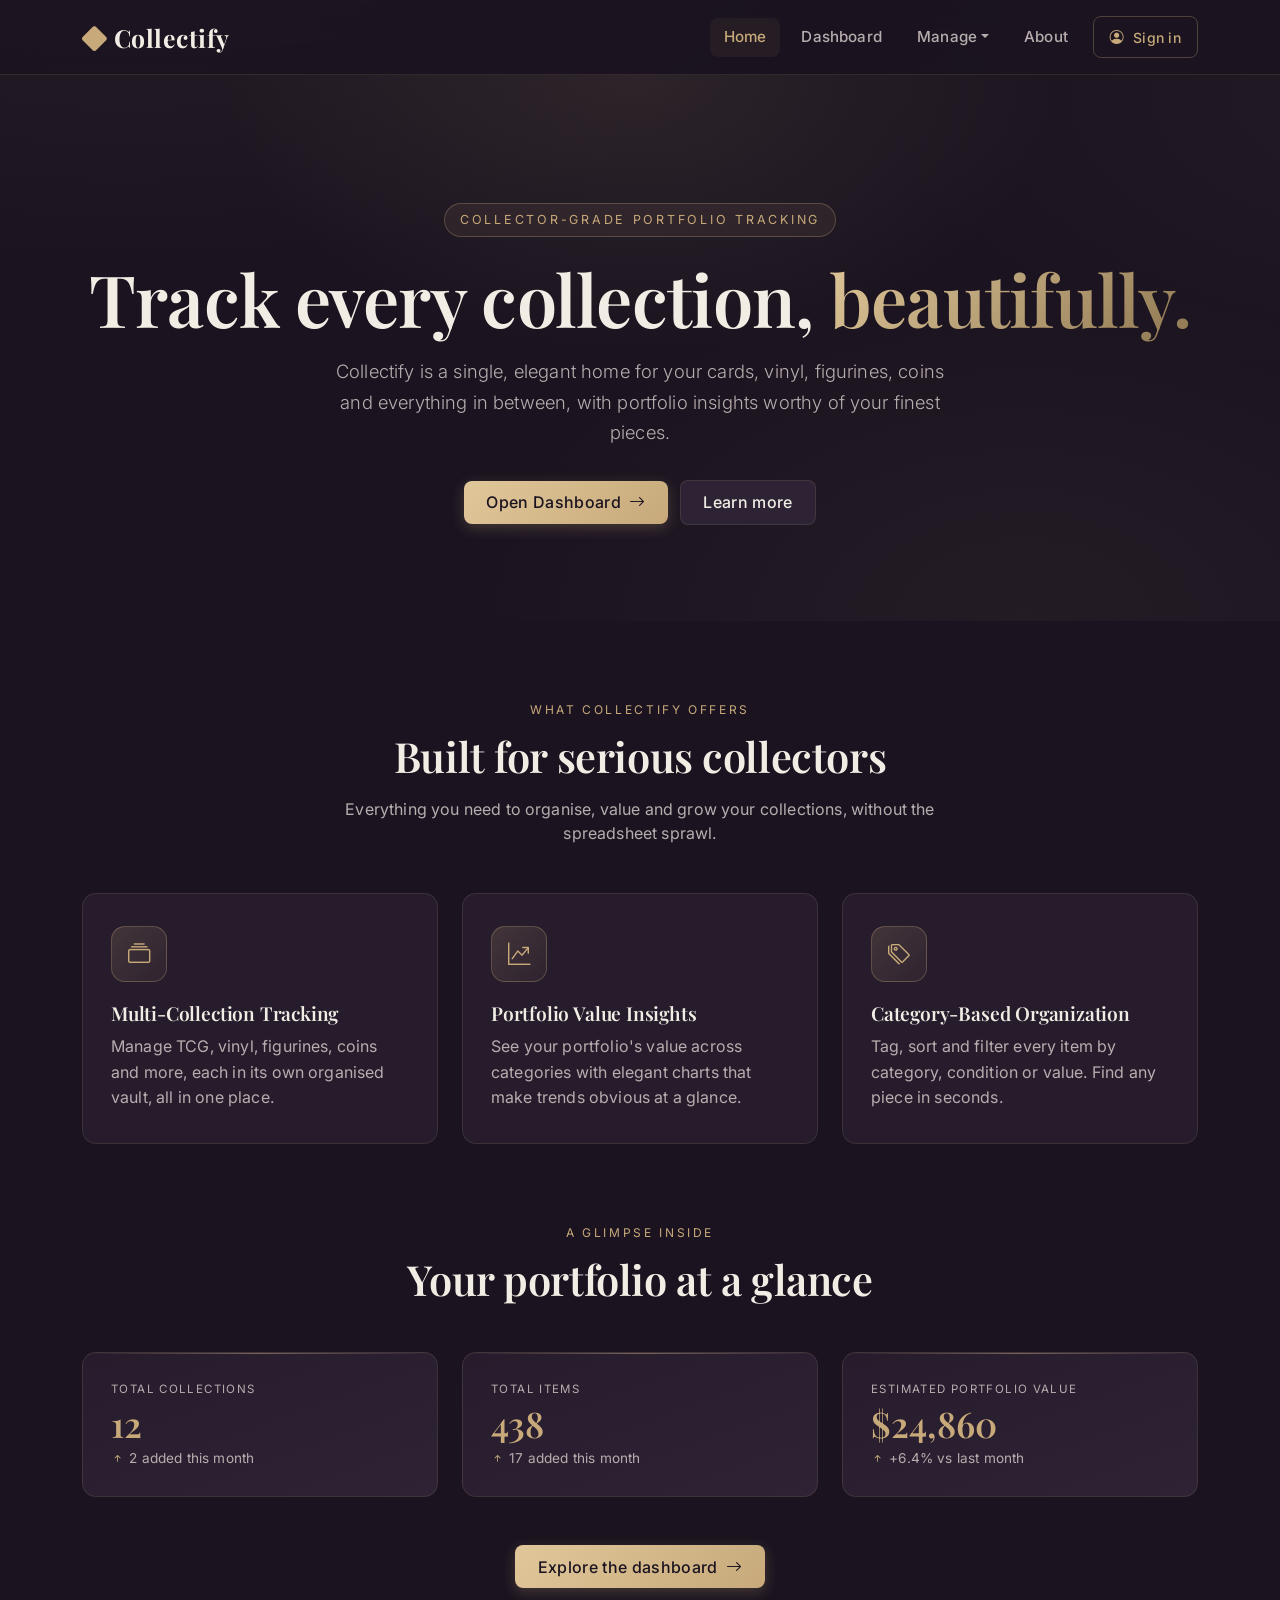
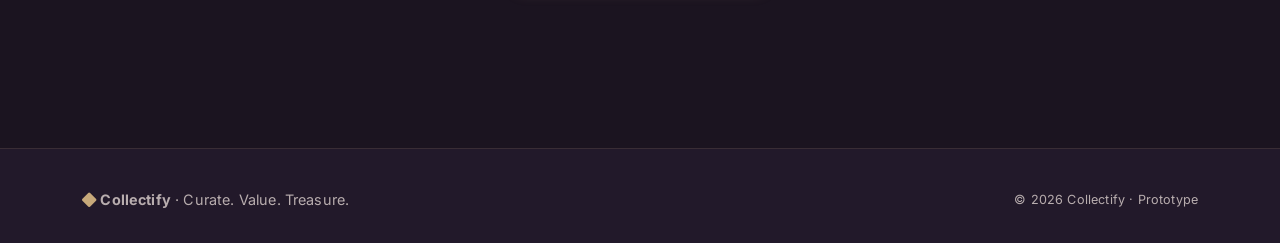
<file: index.html>
<!DOCTYPE html>
<html lang="en">
<head>
  <meta charset="UTF-8" />
  <meta name="viewport" content="width=device-width, initial-scale=1.0" />
  <title>Collectify | Track every collection, beautifully</title>

  <!-- Fonts -->
  <link rel="preconnect" href="https://fonts.googleapis.com">
  <link rel="preconnect" href="https://fonts.gstatic.com" crossorigin>
  <link href="https://fonts.googleapis.com/css2?family=Playfair+Display:wght@500;600;700&family=Inter:wght@300;400;500;600;700&display=swap" rel="stylesheet">

  <!-- Bootstrap 5 -->
  <link href="https://cdn.jsdelivr.net/npm/bootstrap@5.3.3/dist/css/bootstrap.min.css" rel="stylesheet">
  <!-- Bootstrap Icons -->
  <link rel="stylesheet" href="https://cdn.jsdelivr.net/npm/bootstrap-icons@1.11.3/font/bootstrap-icons.css">
  <!-- AOS -->
  <link href="https://unpkg.com/aos@2.3.4/dist/aos.css" rel="stylesheet">

  <!-- Theme -->
  <link href="css/styles.css" rel="stylesheet">
</head>
<body>

  <!-- ===== Navbar ===== -->
  <nav class="navbar navbar-expand-lg navbar-collectify">
    <div class="container">
      <a class="navbar-brand" href="index.html">
        <span class="brand-mark"><i class="bi bi-diamond-fill"></i></span>Collectify
      </a>
      <button class="navbar-toggler" type="button" data-bs-toggle="collapse" data-bs-target="#nav">
        <span class="navbar-toggler-icon"></span>
      </button>
      <div class="collapse navbar-collapse" id="nav">
        <ul class="navbar-nav ms-auto align-items-lg-center">
          <li class="nav-item"><a class="nav-link active" href="index.html">Home</a></li>
          <li class="nav-item"><a class="nav-link" href="dashboard.html">Dashboard</a></li>
          <li class="nav-item dropdown">
            <a class="nav-link dropdown-toggle" href="#" role="button" data-bs-toggle="dropdown">Manage</a>
            <ul class="dropdown-menu dropdown-menu-end">
              <li><a class="dropdown-item" href="create.html"><i class="bi bi-plus-circle me-2"></i>Add Item</a></li>
              <li><a class="dropdown-item" href="read.html"><i class="bi bi-list-ul me-2"></i>List</a></li>
              <li><a class="dropdown-item" href="update.html"><i class="bi bi-pencil-square me-2"></i>Update</a></li>
              <li><a class="dropdown-item" href="delete.html"><i class="bi bi-trash me-2"></i>Delete</a></li>
            </ul>
          </li>
          <li class="nav-item"><a class="nav-link" href="about.html">About</a></li>
          <li class="nav-item ms-lg-2">
            <a class="btn btn-outline-gold btn-sm px-3" href="login.html">
              <i class="bi bi-person-circle me-1"></i> Sign in
            </a>
          </li>
        </ul>
      </div>
    </div>
  </nav>

  <!-- ===== Hero ===== -->
  <header class="hero text-center">
    <div class="container position-relative">
      <span class="eyebrow" data-aos="fade-down">Collector-grade portfolio tracking</span>
      <h1 data-aos="fade-up" data-aos-delay="80">
        Track every collection, <span class="accent">beautifully.</span>
      </h1>
      <p class="lead" data-aos="fade-up" data-aos-delay="160">
        Collectify is a single, elegant home for your cards, vinyl, figurines, coins and everything in between,
        with portfolio insights worthy of your finest pieces.
      </p>
      <div data-aos="fade-up" data-aos-delay="240">
        <a href="dashboard.html" class="btn btn-gold me-2">
          Open Dashboard <i class="bi bi-arrow-right ms-1"></i>
        </a>
        <a href="#features" class="btn btn-ghost">Learn more</a>
      </div>
    </div>
  </header>

  <!-- ===== Features ===== -->
  <section id="features" class="section">
    <div class="container">
      <div class="text-center mb-5" data-aos="fade-up">
        <div class="section-label">What Collectify offers</div>
        <h2 class="section-title">Built for serious collectors</h2>
        <p class="section-sub">Everything you need to organise, value and grow your collections, without the spreadsheet sprawl.</p>
      </div>

      <div class="row g-4">
        <div class="col-md-4" data-aos="fade-up" data-aos-delay="80">
          <div class="feature-card">
            <div class="feature-icon"><i class="bi bi-collection"></i></div>
            <h3>Multi-Collection Tracking</h3>
            <p>Manage TCG, vinyl, figurines, coins and more, each in its own organised vault, all in one place.</p>
          </div>
        </div>
        <div class="col-md-4" data-aos="fade-up" data-aos-delay="160">
          <div class="feature-card">
            <div class="feature-icon"><i class="bi bi-graph-up-arrow"></i></div>
            <h3>Portfolio Value Insights</h3>
            <p>See your portfolio's value across categories with elegant charts that make trends obvious at a glance.</p>
          </div>
        </div>
        <div class="col-md-4" data-aos="fade-up" data-aos-delay="240">
          <div class="feature-card">
            <div class="feature-icon"><i class="bi bi-tags"></i></div>
            <h3>Category-Based Organization</h3>
            <p>Tag, sort and filter every item by category, condition or value. Find any piece in seconds.</p>
          </div>
        </div>
      </div>
    </div>
  </section>

  <!-- ===== Preview Section ===== -->
  <section class="section pt-0">
    <div class="container">
      <div class="text-center mb-5" data-aos="fade-up">
        <div class="section-label">A glimpse inside</div>
        <h2 class="section-title">Your portfolio at a glance</h2>
      </div>

      <div class="row g-4">
        <div class="col-md-4" data-aos="zoom-in" data-aos-delay="80">
          <div class="stat-card">
            <div class="stat-label">Total Collections</div>
            <div class="stat-value">12</div>
            <div class="stat-trend"><i class="bi bi-arrow-up-short text-gold"></i> 2 added this month</div>
          </div>
        </div>
        <div class="col-md-4" data-aos="zoom-in" data-aos-delay="160">
          <div class="stat-card">
            <div class="stat-label">Total Items</div>
            <div class="stat-value">438</div>
            <div class="stat-trend"><i class="bi bi-arrow-up-short text-gold"></i> 17 added this month</div>
          </div>
        </div>
        <div class="col-md-4" data-aos="zoom-in" data-aos-delay="240">
          <div class="stat-card">
            <div class="stat-label">Estimated Portfolio Value</div>
            <div class="stat-value">$24,860</div>
            <div class="stat-trend"><i class="bi bi-arrow-up-short text-gold"></i> +6.4% vs last month</div>
          </div>
        </div>
      </div>

      <div class="text-center mt-5" data-aos="fade-up">
        <a href="dashboard.html" class="btn btn-gold">
          Explore the dashboard <i class="bi bi-arrow-right ms-1"></i>
        </a>
      </div>
    </div>
  </section>

  <!-- ===== Footer ===== -->
  <footer class="site-footer">
    <div class="container d-flex flex-wrap justify-content-between align-items-center">
      <div><span class="brand-mark"><i class="bi bi-diamond-fill"></i></span> <strong>Collectify</strong> &middot; Curate. Value. Treasure.</div>
      <div class="text-muted-2 small">&copy; 2026 Collectify &middot; Prototype</div>
    </div>
  </footer>

  <!-- Scripts -->
  <script src="https://cdn.jsdelivr.net/npm/bootstrap@5.3.3/dist/js/bootstrap.bundle.min.js"></script>
  <script src="https://unpkg.com/aos@2.3.4/dist/aos.js"></script>
  <script>
    AOS.init({ duration: 700, easing: 'ease-out-cubic', once: true, offset: 60 });
  </script>
  
    <script src="https://cdn.botpress.cloud/webchat/v3.6/inject.js"></script>
<script src="https://files.bpcontent.cloud/2026/04/20/00/20260420000929-257CPL8Z.js" defer></script>
    
</body>
</html>
</file>
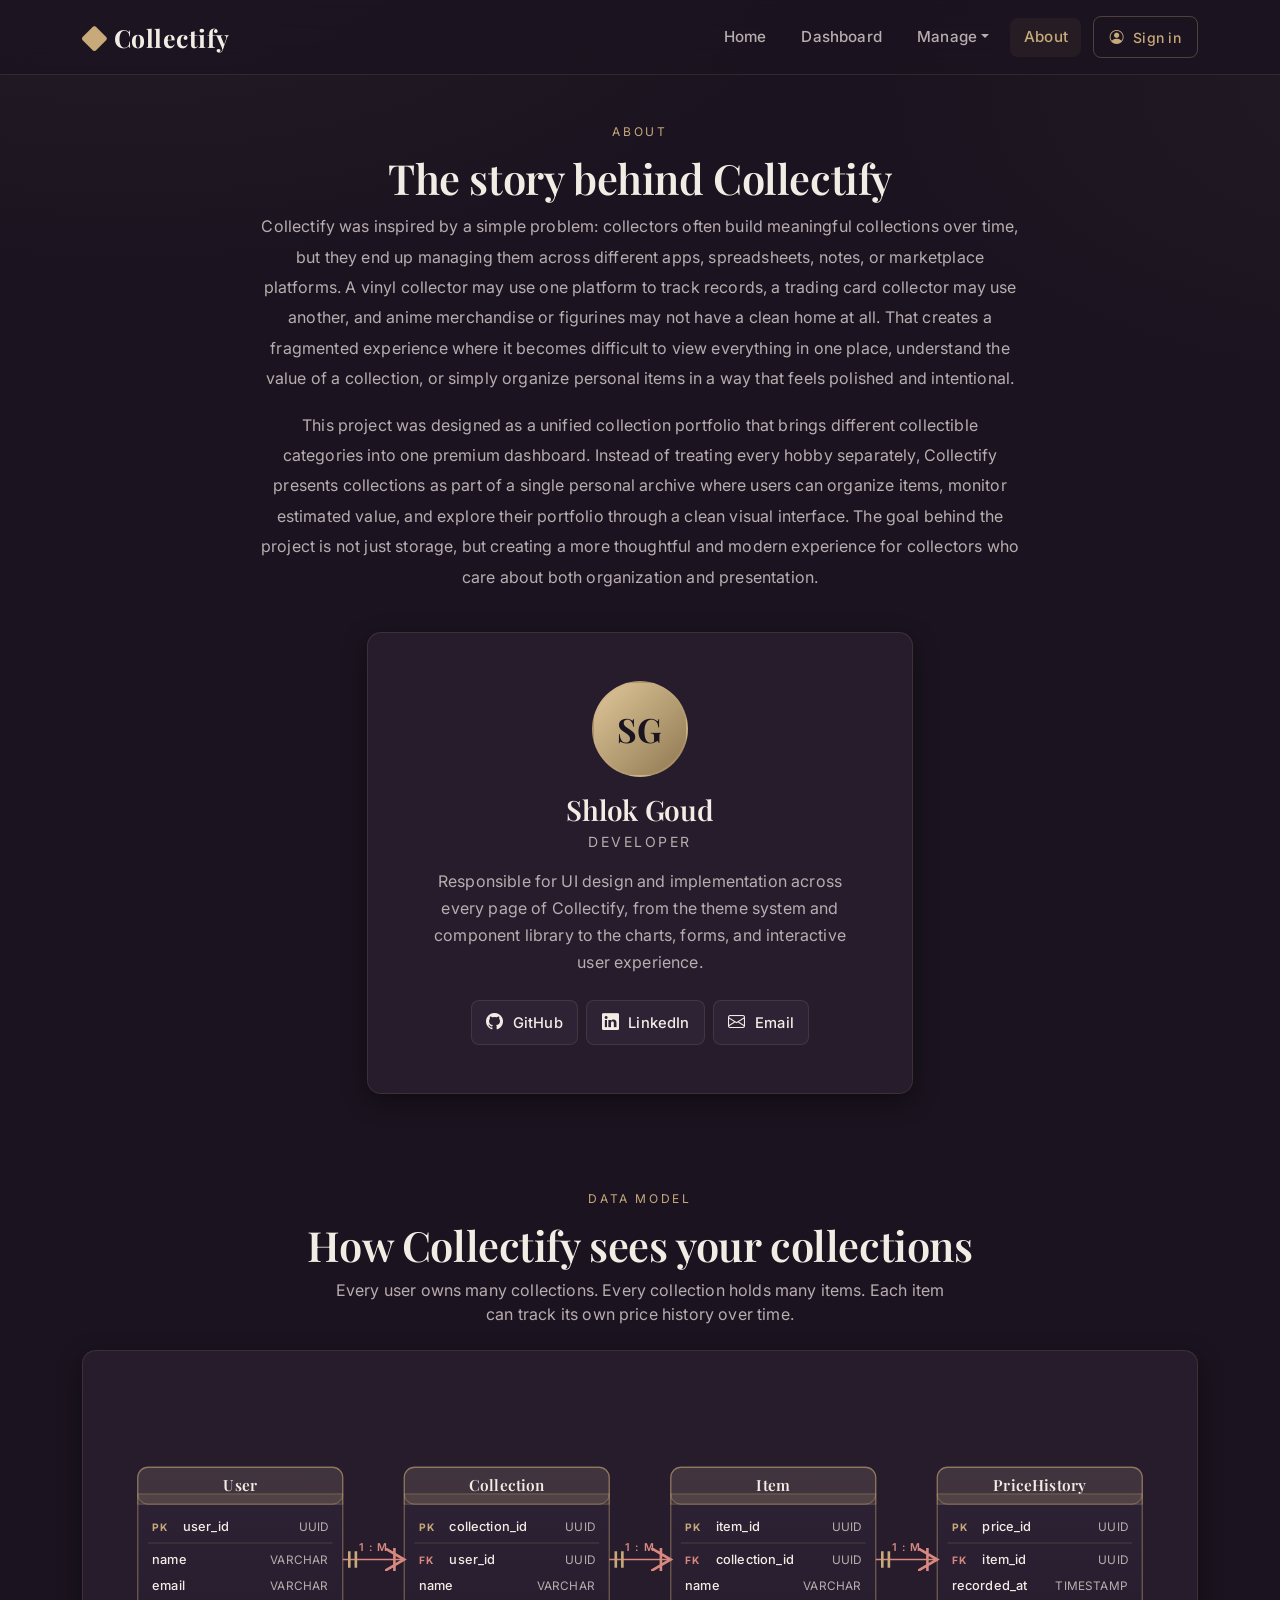
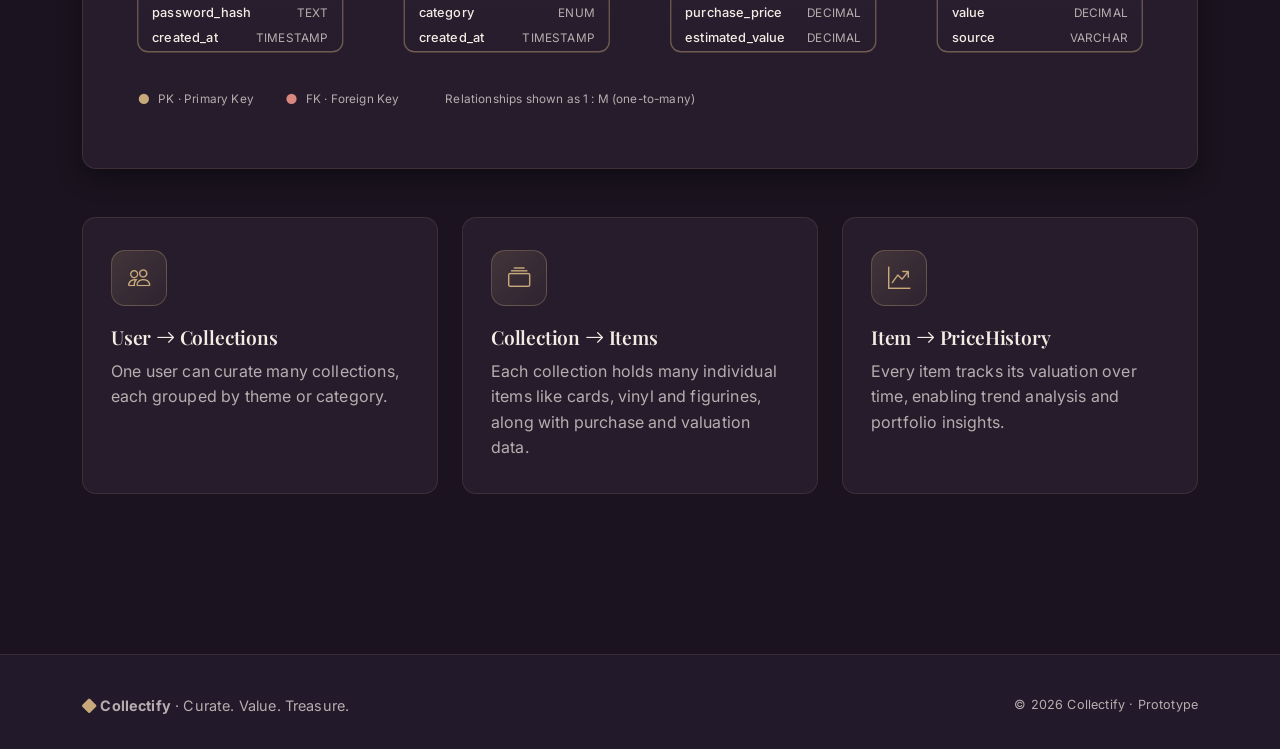
<file: about.html>
<!DOCTYPE html>
<html lang="en">
<head>
  <meta charset="UTF-8" />
  <meta name="viewport" content="width=device-width, initial-scale=1.0" />
  <title>About | Collectify</title>

  <link rel="preconnect" href="https://fonts.googleapis.com">
  <link rel="preconnect" href="https://fonts.gstatic.com" crossorigin>
  <link href="https://fonts.googleapis.com/css2?family=Playfair+Display:wght@500;600;700&family=Inter:wght@300;400;500;600;700&display=swap" rel="stylesheet">
  <link href="https://cdn.jsdelivr.net/npm/bootstrap@5.3.3/dist/css/bootstrap.min.css" rel="stylesheet">
  <link rel="stylesheet" href="https://cdn.jsdelivr.net/npm/bootstrap-icons@1.11.3/font/bootstrap-icons.css">
  <link href="https://unpkg.com/aos@2.3.4/dist/aos.css" rel="stylesheet">
  <link href="css/styles.css" rel="stylesheet">
</head>
<body>

  <!-- ===== Navbar ===== -->
  <nav class="navbar navbar-expand-lg navbar-collectify">
    <div class="container">
      <a class="navbar-brand" href="index.html"><span class="brand-mark"><i class="bi bi-diamond-fill"></i></span>Collectify</a>
      <button class="navbar-toggler" type="button" data-bs-toggle="collapse" data-bs-target="#nav">
        <span class="navbar-toggler-icon"></span>
      </button>
      <div class="collapse navbar-collapse" id="nav">
        <ul class="navbar-nav ms-auto align-items-lg-center">
          <li class="nav-item"><a class="nav-link" href="index.html">Home</a></li>
          <li class="nav-item"><a class="nav-link" href="dashboard.html">Dashboard</a></li>
          <li class="nav-item dropdown">
            <a class="nav-link dropdown-toggle" href="#" role="button" data-bs-toggle="dropdown">Manage</a>
            <ul class="dropdown-menu dropdown-menu-end">
              <li><a class="dropdown-item" href="create.html"><i class="bi bi-plus-circle me-2"></i>Add Item</a></li>
              <li><a class="dropdown-item" href="read.html"><i class="bi bi-list-ul me-2"></i>List</a></li>
              <li><a class="dropdown-item" href="update.html"><i class="bi bi-pencil-square me-2"></i>Update</a></li>
              <li><a class="dropdown-item" href="delete.html"><i class="bi bi-trash me-2"></i>Delete</a></li>
            </ul>
          </li>
          <li class="nav-item"><a class="nav-link active" href="about.html">About</a></li>
          <li class="nav-item ms-lg-2">
            <a class="btn btn-outline-gold btn-sm px-3" href="login.html"><i class="bi bi-person-circle me-1"></i> Sign in</a>
          </li>
        </ul>
      </div>
    </div>
  </nav>

  <!-- ===== Hero ===== -->
  <header class="section pt-5 pb-3">
    <div class="container text-center" data-aos="fade-up">
      <div class="section-label">About</div>
      <h1 class="section-title mb-2">The story behind Collectify</h1>
      <div class="text-muted-2 mx-auto" style="max-width:760px; line-height:1.9;">
      <p>
        Collectify was inspired by a simple problem: collectors often build meaningful collections over time, but they end up managing them across different apps, spreadsheets, notes, or marketplace platforms. A vinyl collector may use one platform to track records, a trading card collector may use another, and anime merchandise or figurines may not have a clean home at all. That creates a fragmented experience where it becomes difficult to view everything in one place, understand the value of a collection, or simply organize personal items in a way that feels polished and intentional.
      </p>
      <p class="mb-0">
        This project was designed as a unified collection portfolio that brings different collectible categories into one premium dashboard. Instead of treating every hobby separately, Collectify presents collections as part of a single personal archive where users can organize items, monitor estimated value, and explore their portfolio through a clean visual interface. The goal behind the project is not just storage, but creating a more thoughtful and modern experience for collectors who care about both organization and presentation.
      </p>
    </div>
    </div>
  </header>

  <!-- ===== Team ===== -->
  <section class="section pt-4">
    <div class="container">
      <div class="row justify-content-center">
        <div class="col-lg-6 col-md-8" data-aos="fade-up">
          <div class="card-lux">
            <div class="card-body p-4 p-md-5 text-center">
              <div class="profile-avatar mx-auto mb-3" style="width:96px;height:96px;font-size:2.1rem;">SG</div>
              <h3 style="font-family:'Playfair Display',serif;margin-bottom:.25rem;">Shlok Goud</h3>
              <div class="text-muted-2 small" style="letter-spacing:.18em;text-transform:uppercase;">Developer</div>
              <p class="text-muted-2 mt-3 mb-0" style="line-height:1.7;">
                Responsible for UI design and implementation across every page of
                Collectify, from the theme system and component library to the
                charts, forms, and interactive user experience.
              </p>
              <div class="d-flex justify-content-center gap-2 mt-4">
                <a href="https://github.com/Shlok22024" class="social-btn" style="width:auto;padding:.55rem .9rem;"><i class="bi bi-github"></i> GitHub</a>
                <a href="https://www.linkedin.com/in/shlokgoud" class="social-btn" style="width:auto;padding:.55rem .9rem;"><i class="bi bi-linkedin"></i> LinkedIn</a>
                <a href="mailto:shlok.n.goud@gmail.com" class="social-btn" style="width:auto;padding:.55rem .9rem;"><i class="bi bi-envelope"></i> Email</a>
              </div>
            </div>
          </div>
        </div>
      </div>
    </div>
  </section>

  <!-- ===== Logical Data Model ===== -->
  <section class="section pt-3">
    <div class="container">
      <div class="text-center mb-4" data-aos="fade-up">
        <div class="section-label">Data Model</div>
        <h2 class="section-title mb-2">How Collectify sees your collections</h2>
        <p class="text-muted-2 mx-auto" style="max-width:620px;">
          Every user owns many collections. Every collection holds many items.
          Each item can track its own price history over time.
        </p>
      </div>

      <!-- Inline SVG ER diagram (replaces /assets/ldm.png) -->
      <div class="card-lux" data-aos="fade-up" data-aos-delay="60">
        <div class="card-body p-3 p-md-4">
          <div class="ldm-wrap" style="width:100%;overflow-x:auto;">
            <svg role="img" aria-labelledby="ldmTitle ldmDesc"
                 viewBox="0 0 1040 360" preserveAspectRatio="xMidYMid meet"
                 style="width:100%;height:auto;min-width:760px;display:block;">
              <title id="ldmTitle">Collectify Logical Data Model</title>
              <desc id="ldmDesc">Four entities connected by one-to-many relationships: User to Collections, Collection to Items, Item to PriceHistory.</desc>

              <defs>
                <!-- arrowhead (crow's foot style simplified) -->
                <marker id="many" viewBox="0 0 14 14" refX="12" refY="7" markerWidth="14" markerHeight="14" orient="auto-start-reverse">
                  <path d="M0 0 L12 7 L0 14 M6 0 L6 14" fill="none" stroke="#D98880" stroke-width="1.6"/>
                </marker>
                <marker id="one" viewBox="0 0 12 12" refX="10" refY="6" markerWidth="12" markerHeight="12" orient="auto-start-reverse">
                  <line x1="2" y1="1" x2="2" y2="11" stroke="#C7A97A" stroke-width="1.6"/>
                  <line x1="6" y1="1" x2="6" y2="11" stroke="#C7A97A" stroke-width="1.6"/>
                </marker>
                <linearGradient id="boxGrad" x1="0" y1="0" x2="0" y2="1">
                  <stop offset="0" stop-color="#2E2335"/>
                  <stop offset="1" stop-color="#261C2C"/>
                </linearGradient>
              </defs>

              <style>
                .entity { fill: url(#boxGrad); stroke: rgba(199,169,122,0.45); stroke-width: 1.25; }
                .entity-head { fill: rgba(199,169,122,0.12); stroke: rgba(199,169,122,0.35); stroke-width: 1; }
                .entity-title { font: 600 15px 'Playfair Display', serif; fill: #F2EDE4; }
                .field { font: 500 12.5px 'Inter', sans-serif; fill: #F2EDE4; }
                .field-type { font: 400 11.5px 'Inter', sans-serif; fill: #B8ADAE; }
                .key { font: 700 10px 'Inter', sans-serif; letter-spacing: .1em; fill: #C7A97A; }
                .fk  { fill: #D98880; }
                .rel-line { fill: none; stroke: #D98880; stroke-width: 1.6; }
                .rel-label { font: 600 10.5px 'Inter', sans-serif; letter-spacing: .1em; fill: #D98880; }
                .divider  { stroke: rgba(199,169,122,0.2); stroke-width: 1; }
              </style>

              <!-- USER -->
              <g transform="translate(30,90)">
                <rect class="entity" x="0" y="0" width="200" height="180" rx="10"/>
                <rect class="entity-head" x="0" y="0" width="200" height="36" rx="10"/>
                <rect class="entity-head" x="0" y="26" width="200" height="10"/>
                <text class="entity-title" x="100" y="23" text-anchor="middle">User</text>

                <text class="key"       x="14" y="62">PK</text>
                <text class="field"     x="44" y="62">user_id</text>
                <text class="field-type" x="186" y="62" text-anchor="end">UUID</text>
                <line class="divider" x1="10" y1="74" x2="190" y2="74"/>

                <text class="field"     x="14" y="94">name</text>
                <text class="field-type" x="186" y="94" text-anchor="end">VARCHAR</text>

                <text class="field"     x="14" y="120">email</text>
                <text class="field-type" x="186" y="120" text-anchor="end">VARCHAR</text>

                <text class="field"     x="14" y="146">password_hash</text>
                <text class="field-type" x="186" y="146" text-anchor="end">TEXT</text>

                <text class="field"     x="14" y="170">created_at</text>
                <text class="field-type" x="186" y="170" text-anchor="end">TIMESTAMP</text>
              </g>

              <!-- COLLECTION -->
              <g transform="translate(290,90)">
                <rect class="entity" x="0" y="0" width="200" height="180" rx="10"/>
                <rect class="entity-head" x="0" y="0" width="200" height="36" rx="10"/>
                <rect class="entity-head" x="0" y="26" width="200" height="10"/>
                <text class="entity-title" x="100" y="23" text-anchor="middle">Collection</text>

                <text class="key"       x="14" y="62">PK</text>
                <text class="field"     x="44" y="62">collection_id</text>
                <text class="field-type" x="186" y="62" text-anchor="end">UUID</text>
                <line class="divider" x1="10" y1="74" x2="190" y2="74"/>

                <text class="key fk"    x="14" y="94">FK</text>
                <text class="field"     x="44" y="94">user_id</text>
                <text class="field-type" x="186" y="94" text-anchor="end">UUID</text>

                <text class="field"     x="14" y="120">name</text>
                <text class="field-type" x="186" y="120" text-anchor="end">VARCHAR</text>

                <text class="field"     x="14" y="146">category</text>
                <text class="field-type" x="186" y="146" text-anchor="end">ENUM</text>

                <text class="field"     x="14" y="170">created_at</text>
                <text class="field-type" x="186" y="170" text-anchor="end">TIMESTAMP</text>
              </g>

              <!-- ITEM -->
              <g transform="translate(550,90)">
                <rect class="entity" x="0" y="0" width="200" height="180" rx="10"/>
                <rect class="entity-head" x="0" y="0" width="200" height="36" rx="10"/>
                <rect class="entity-head" x="0" y="26" width="200" height="10"/>
                <text class="entity-title" x="100" y="23" text-anchor="middle">Item</text>

                <text class="key"       x="14" y="62">PK</text>
                <text class="field"     x="44" y="62">item_id</text>
                <text class="field-type" x="186" y="62" text-anchor="end">UUID</text>
                <line class="divider" x1="10" y1="74" x2="190" y2="74"/>

                <text class="key fk"    x="14" y="94">FK</text>
                <text class="field"     x="44" y="94">collection_id</text>
                <text class="field-type" x="186" y="94" text-anchor="end">UUID</text>

                <text class="field"     x="14" y="120">name</text>
                <text class="field-type" x="186" y="120" text-anchor="end">VARCHAR</text>

                <text class="field"     x="14" y="146">purchase_price</text>
                <text class="field-type" x="186" y="146" text-anchor="end">DECIMAL</text>

                <text class="field"     x="14" y="170">estimated_value</text>
                <text class="field-type" x="186" y="170" text-anchor="end">DECIMAL</text>
              </g>

              <!-- PRICE HISTORY -->
              <g transform="translate(810,90)">
                <rect class="entity" x="0" y="0" width="200" height="180" rx="10"/>
                <rect class="entity-head" x="0" y="0" width="200" height="36" rx="10"/>
                <rect class="entity-head" x="0" y="26" width="200" height="10"/>
                <text class="entity-title" x="100" y="23" text-anchor="middle">PriceHistory</text>

                <text class="key"       x="14" y="62">PK</text>
                <text class="field"     x="44" y="62">price_id</text>
                <text class="field-type" x="186" y="62" text-anchor="end">UUID</text>
                <line class="divider" x1="10" y1="74" x2="190" y2="74"/>

                <text class="key fk"    x="14" y="94">FK</text>
                <text class="field"     x="44" y="94">item_id</text>
                <text class="field-type" x="186" y="94" text-anchor="end">UUID</text>

                <text class="field"     x="14" y="120">recorded_at</text>
                <text class="field-type" x="186" y="120" text-anchor="end">TIMESTAMP</text>

                <text class="field"     x="14" y="146">value</text>
                <text class="field-type" x="186" y="146" text-anchor="end">DECIMAL</text>

                <text class="field"     x="14" y="170">source</text>
                <text class="field-type" x="186" y="170" text-anchor="end">VARCHAR</text>
              </g>

              <!-- Relationships -->
              <!-- User 1 ── M Collection -->
              <line class="rel-line" x1="230" y1="180" x2="290" y2="180" marker-start="url(#one)" marker-end="url(#many)"/>
              <text class="rel-label" x="260" y="172" text-anchor="middle">1 : M</text>

              <!-- Collection 1 ── M Item -->
              <line class="rel-line" x1="490" y1="180" x2="550" y2="180" marker-start="url(#one)" marker-end="url(#many)"/>
              <text class="rel-label" x="520" y="172" text-anchor="middle">1 : M</text>

              <!-- Item 1 ── M PriceHistory -->
              <line class="rel-line" x1="750" y1="180" x2="810" y2="180" marker-start="url(#one)" marker-end="url(#many)"/>
              <text class="rel-label" x="780" y="172" text-anchor="middle">1 : M</text>

              <!-- Legend -->
              <g transform="translate(30,310)">
                <circle cx="6" cy="6" r="5" fill="#C7A97A"/>
                <text class="field-type" x="20" y="10">PK &middot; Primary Key</text>
                <circle cx="150" cy="6" r="5" fill="#D98880"/>
                <text class="field-type" x="164" y="10">FK &middot; Foreign Key</text>
                <text class="field-type" x="300" y="10">Relationships shown as 1 : M (one-to-many)</text>
              </g>
            </svg>
          </div>
        </div>
      </div>

      <!-- Relationship description -->
      <div class="row g-4 mt-4">
        <div class="col-md-4" data-aos="fade-up">
          <div class="feature-card">
            <div class="feature-icon"><i class="bi bi-people"></i></div>
            <h3>User <i class="bi bi-arrow-right"></i> Collections</h3>
            <p>One user can curate many collections, each grouped by theme or category.</p>
          </div>
        </div>
        <div class="col-md-4" data-aos="fade-up" data-aos-delay="80">
          <div class="feature-card">
            <div class="feature-icon"><i class="bi bi-collection"></i></div>
            <h3>Collection <i class="bi bi-arrow-right"></i> Items</h3>
            <p>Each collection holds many individual items like cards, vinyl and figurines, along with purchase and valuation data.</p>
          </div>
        </div>
        <div class="col-md-4" data-aos="fade-up" data-aos-delay="160">
          <div class="feature-card">
            <div class="feature-icon"><i class="bi bi-graph-up-arrow"></i></div>
            <h3>Item <i class="bi bi-arrow-right"></i> PriceHistory</h3>
            <p>Every item tracks its valuation over time, enabling trend analysis and portfolio insights.</p>
          </div>
        </div>
      </div>

    </div>
  </section>

  <!-- ===== Footer ===== -->
  <footer class="site-footer">
    <div class="container d-flex flex-wrap justify-content-between align-items-center">
      <div><span class="brand-mark"><i class="bi bi-diamond-fill"></i></span> <strong>Collectify</strong> &middot; Curate. Value. Treasure.</div>
      <div class="text-muted-2 small">&copy; 2026 Collectify &middot; Prototype</div>
    </div>
  </footer>

  <script src="https://cdn.jsdelivr.net/npm/bootstrap@5.3.3/dist/js/bootstrap.bundle.min.js"></script>
  <script src="https://unpkg.com/aos@2.3.4/dist/aos.js"></script>
  <script>AOS.init({ duration: 700, easing: 'ease-out-cubic', once: true, offset: 60 });</script>
  
    <script src="https://cdn.botpress.cloud/webchat/v3.6/inject.js"></script>
<script src="https://files.bpcontent.cloud/2026/04/20/00/20260420000929-257CPL8Z.js" defer></script>
    
</body>
</html>
</file>
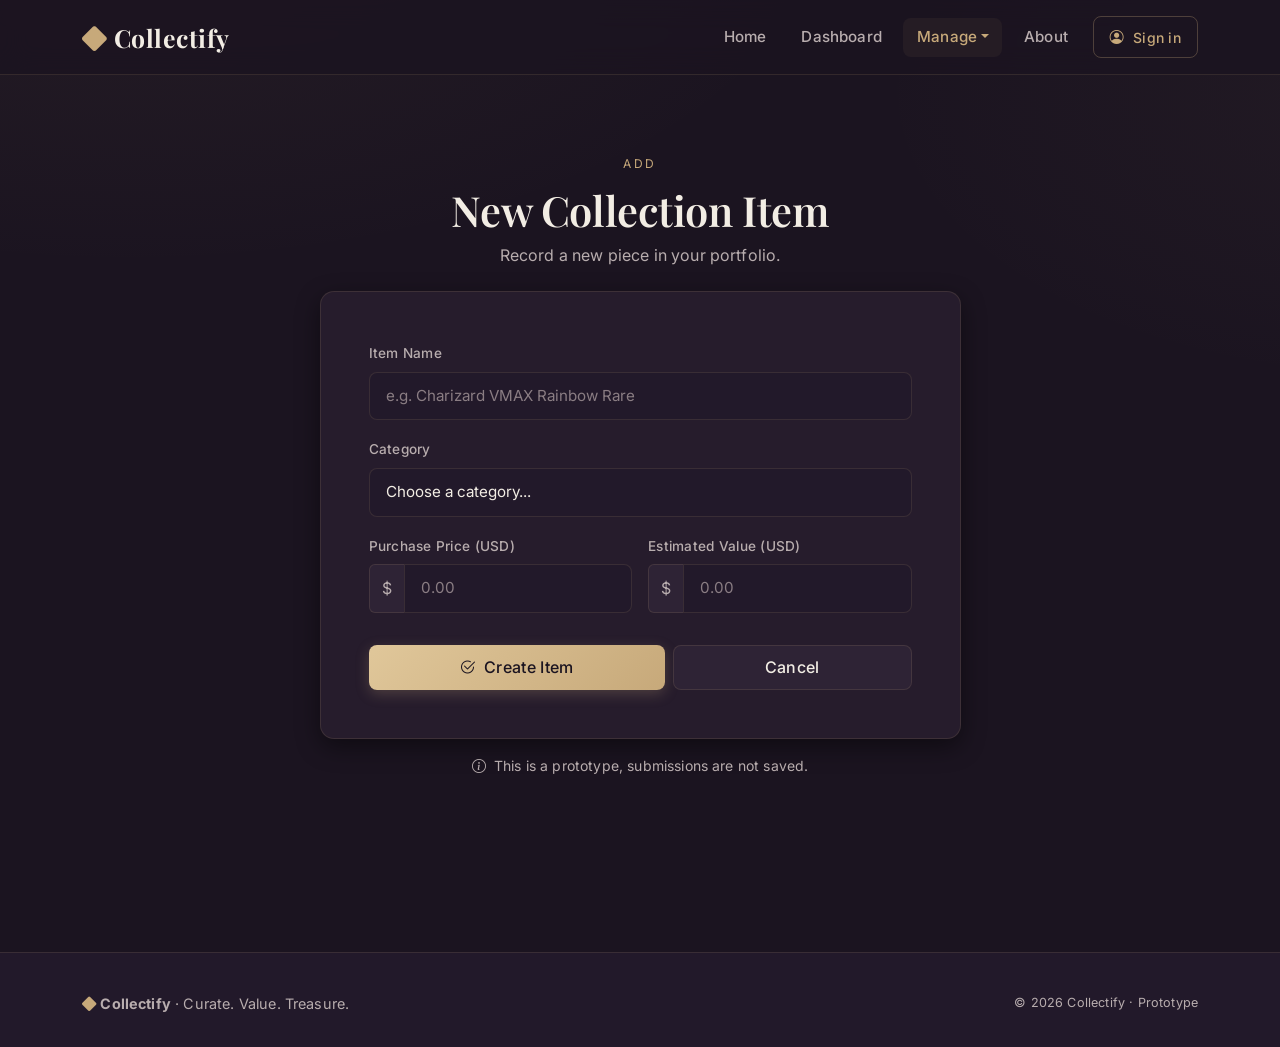
<file: create.html>
<!DOCTYPE html>
<html lang="en">
<head>
  <meta charset="UTF-8" />
  <meta name="viewport" content="width=device-width, initial-scale=1.0" />
  <title>Add Item | Collectify</title>

  <link rel="preconnect" href="https://fonts.googleapis.com">
  <link rel="preconnect" href="https://fonts.gstatic.com" crossorigin>
  <link href="https://fonts.googleapis.com/css2?family=Playfair+Display:wght@500;600;700&family=Inter:wght@300;400;500;600;700&display=swap" rel="stylesheet">
  <link href="https://cdn.jsdelivr.net/npm/bootstrap@5.3.3/dist/css/bootstrap.min.css" rel="stylesheet">
  <link rel="stylesheet" href="https://cdn.jsdelivr.net/npm/bootstrap-icons@1.11.3/font/bootstrap-icons.css">
  <link href="https://unpkg.com/aos@2.3.4/dist/aos.css" rel="stylesheet">
  <link href="css/styles.css" rel="stylesheet">
</head>
<body>

  <!-- ===== Navbar ===== -->
  <nav class="navbar navbar-expand-lg navbar-collectify">
    <div class="container">
      <a class="navbar-brand" href="index.html"><span class="brand-mark"><i class="bi bi-diamond-fill"></i></span>Collectify</a>
      <button class="navbar-toggler" type="button" data-bs-toggle="collapse" data-bs-target="#nav">
        <span class="navbar-toggler-icon"></span>
      </button>
      <div class="collapse navbar-collapse" id="nav">
        <ul class="navbar-nav ms-auto align-items-lg-center">
          <li class="nav-item"><a class="nav-link" href="index.html">Home</a></li>
          <li class="nav-item"><a class="nav-link" href="dashboard.html">Dashboard</a></li>
          <li class="nav-item dropdown">
            <a class="nav-link dropdown-toggle active" href="#" role="button" data-bs-toggle="dropdown">Manage</a>
            <ul class="dropdown-menu dropdown-menu-end">
              <li><a class="dropdown-item active" href="create.html"><i class="bi bi-plus-circle me-2"></i>Add Item</a></li>
              <li><a class="dropdown-item" href="read.html"><i class="bi bi-list-ul me-2"></i>List</a></li>
              <li><a class="dropdown-item" href="update.html"><i class="bi bi-pencil-square me-2"></i>Update</a></li>
              <li><a class="dropdown-item" href="delete.html"><i class="bi bi-trash me-2"></i>Delete</a></li>
            </ul>
          </li>
          <li class="nav-item"><a class="nav-link" href="about.html">About</a></li>
          <li class="nav-item ms-lg-2">
            <a class="btn btn-outline-gold btn-sm px-3" href="login.html"><i class="bi bi-person-circle me-1"></i> Sign in</a>
          </li>
        </ul>
      </div>
    </div>
  </nav>

  <!-- ===== Main ===== -->
  <main class="section">
    <div class="container">
      <div class="row justify-content-center">
        <div class="col-lg-7 col-md-9">

          <div class="text-center mb-4" data-aos="fade-up">
            <div class="section-label">Add</div>
            <h1 class="section-title mb-2">New Collection Item</h1>
            <p class="text-muted-2">Record a new piece in your portfolio.</p>
          </div>

          <div class="card-lux" data-aos="fade-up" data-aos-delay="60">
            <div class="card-body p-4 p-md-5">
              <form id="createForm">

                <div class="mb-3">
                  <label for="itemName" class="form-label">Item Name</label>
                  <input type="text" class="form-control" id="itemName" placeholder="e.g. Charizard VMAX Rainbow Rare" required>
                </div>

                <div class="mb-3">
                  <label for="itemCategory" class="form-label">Category</label>
                  <select class="form-select" id="itemCategory" required>
                    <option value="" selected disabled>Choose a category...</option>
                    <option>Cards</option>
                    <option>Vinyl</option>
                    <option>Figurines</option>
                  </select>
                </div>

                <div class="row g-3">
                  <div class="col-sm-6">
                    <label for="purchasePrice" class="form-label">Purchase Price (USD)</label>
                    <div class="input-group">
                      <span class="input-group-text">$</span>
                      <input type="number" step="0.01" min="0" class="form-control" id="purchasePrice" placeholder="0.00" required>
                    </div>
                  </div>
                  <div class="col-sm-6">
                    <label for="estimatedValue" class="form-label">Estimated Value (USD)</label>
                    <div class="input-group">
                      <span class="input-group-text">$</span>
                      <input type="number" step="0.01" min="0" class="form-control" id="estimatedValue" placeholder="0.00" required>
                    </div>
                  </div>
                </div>

                <div class="d-flex flex-wrap gap-2 mt-4 pt-2">
                  <button type="submit" class="btn btn-gold flex-fill">
                    <i class="bi bi-check2-circle me-1"></i> Create Item
                  </button>
                  <a href="read.html" class="btn btn-ghost flex-fill">Cancel</a>
                </div>

              </form>
            </div>
          </div>

          <p class="text-center text-muted-2 small mt-3" data-aos="fade-up" data-aos-delay="120">
            <i class="bi bi-info-circle me-1"></i> This is a prototype, submissions are not saved.
          </p>

        </div>
      </div>
    </div>
  </main>

  <!-- ===== Footer ===== -->
  <footer class="site-footer">
    <div class="container d-flex flex-wrap justify-content-between align-items-center">
      <div><span class="brand-mark"><i class="bi bi-diamond-fill"></i></span> <strong>Collectify</strong> &middot; Curate. Value. Treasure.</div>
      <div class="text-muted-2 small">&copy; 2026 Collectify &middot; Prototype</div>
    </div>
  </footer>

  <script src="https://cdn.jsdelivr.net/npm/bootstrap@5.3.3/dist/js/bootstrap.bundle.min.js"></script>
  <script src="https://unpkg.com/aos@2.3.4/dist/aos.js"></script>
  <script>AOS.init({ duration: 700, easing: 'ease-out-cubic', once: true, offset: 60 });</script>
  <script src="js/ui.js"></script>
  <script>
    document.getElementById('createForm').addEventListener('submit', function (e) {
      e.preventDefault();
      const name = document.getElementById('itemName').value.trim() || 'Item';
      CollectifyUI.showToast(name + ' added to your collection');
      this.reset();
    });
  </script>
  
    <script src="https://cdn.botpress.cloud/webchat/v3.6/inject.js"></script>
<script src="https://files.bpcontent.cloud/2026/04/20/00/20260420000929-257CPL8Z.js" defer></script>
    
</body>
</html>
</file>
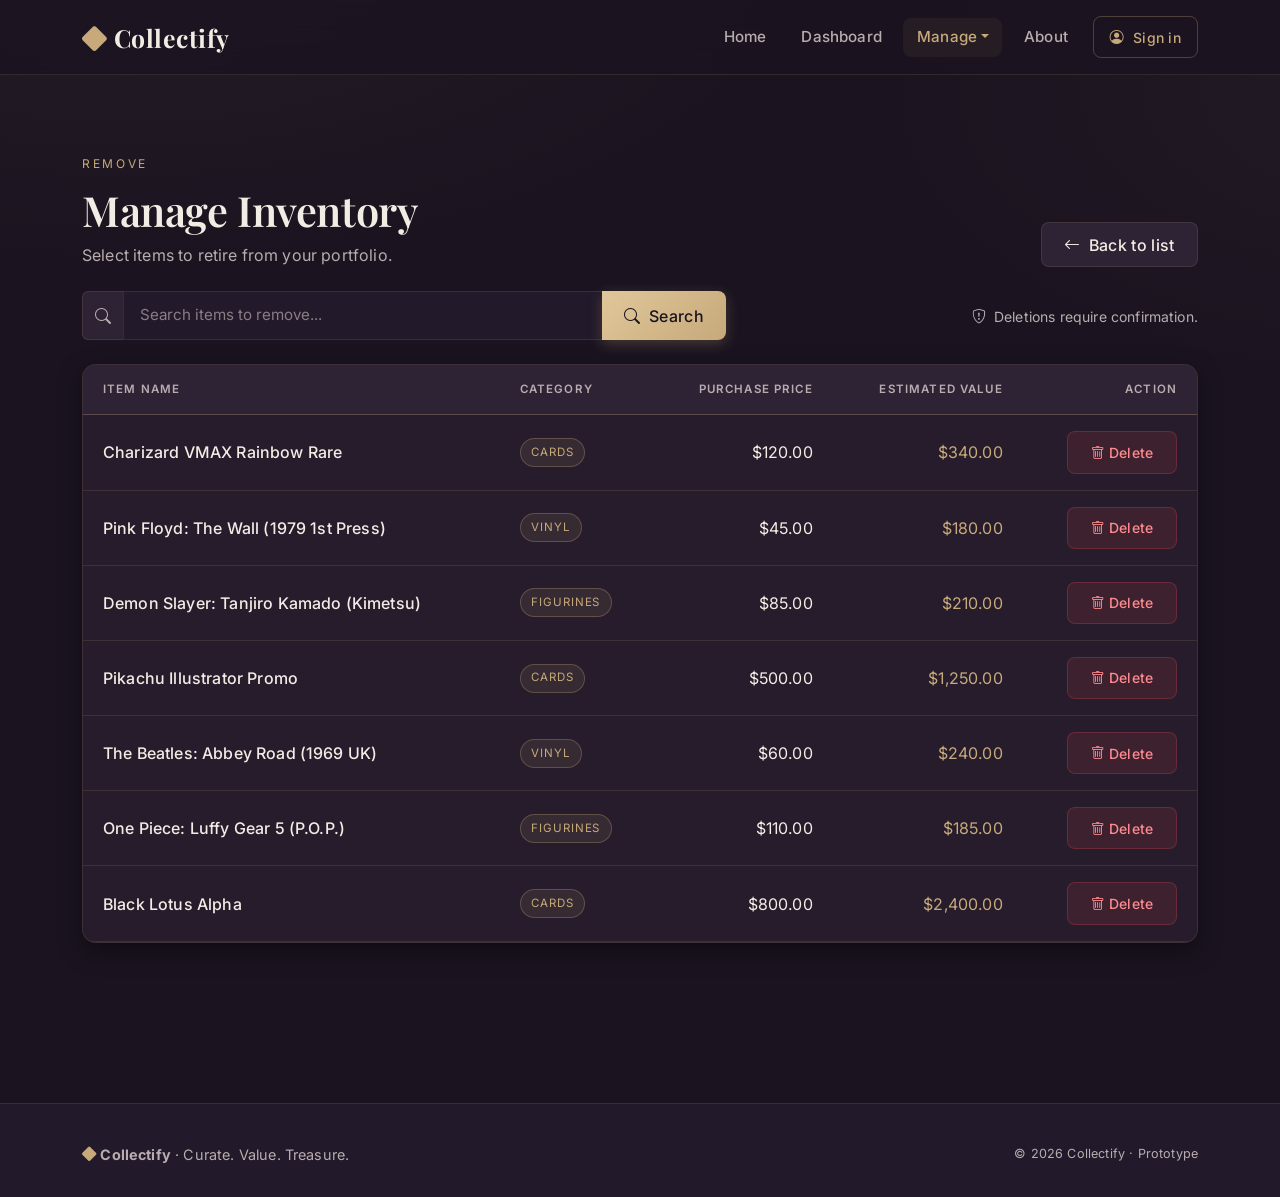
<file: delete.html>
<!DOCTYPE html>
<html lang="en">
<head>
  <meta charset="UTF-8" />
  <meta name="viewport" content="width=device-width, initial-scale=1.0" />
  <title>Delete Items | Collectify</title>

  <link rel="preconnect" href="https://fonts.googleapis.com">
  <link rel="preconnect" href="https://fonts.gstatic.com" crossorigin>
  <link href="https://fonts.googleapis.com/css2?family=Playfair+Display:wght@500;600;700&family=Inter:wght@300;400;500;600;700&display=swap" rel="stylesheet">
  <link href="https://cdn.jsdelivr.net/npm/bootstrap@5.3.3/dist/css/bootstrap.min.css" rel="stylesheet">
  <link rel="stylesheet" href="https://cdn.jsdelivr.net/npm/bootstrap-icons@1.11.3/font/bootstrap-icons.css">
  <link href="https://unpkg.com/aos@2.3.4/dist/aos.css" rel="stylesheet">
  <link href="css/styles.css" rel="stylesheet">
</head>
<body>

  <!-- ===== Navbar ===== -->
  <nav class="navbar navbar-expand-lg navbar-collectify">
    <div class="container">
      <a class="navbar-brand" href="index.html"><span class="brand-mark"><i class="bi bi-diamond-fill"></i></span>Collectify</a>
      <button class="navbar-toggler" type="button" data-bs-toggle="collapse" data-bs-target="#nav">
        <span class="navbar-toggler-icon"></span>
      </button>
      <div class="collapse navbar-collapse" id="nav">
        <ul class="navbar-nav ms-auto align-items-lg-center">
          <li class="nav-item"><a class="nav-link" href="index.html">Home</a></li>
          <li class="nav-item"><a class="nav-link" href="dashboard.html">Dashboard</a></li>
          <li class="nav-item dropdown">
            <a class="nav-link dropdown-toggle active" href="#" role="button" data-bs-toggle="dropdown">Manage</a>
            <ul class="dropdown-menu dropdown-menu-end">
              <li><a class="dropdown-item" href="create.html"><i class="bi bi-plus-circle me-2"></i>Add Item</a></li>
              <li><a class="dropdown-item" href="read.html"><i class="bi bi-list-ul me-2"></i>List</a></li>
              <li><a class="dropdown-item" href="update.html"><i class="bi bi-pencil-square me-2"></i>Update</a></li>
              <li><a class="dropdown-item active" href="delete.html"><i class="bi bi-trash me-2"></i>Delete</a></li>
            </ul>
          </li>
          <li class="nav-item"><a class="nav-link" href="about.html">About</a></li>
          <li class="nav-item ms-lg-2">
            <a class="btn btn-outline-gold btn-sm px-3" href="login.html"><i class="bi bi-person-circle me-1"></i> Sign in</a>
          </li>
        </ul>
      </div>
    </div>
  </nav>

  <!-- ===== Main ===== -->
  <main class="section">
    <div class="container">

      <div class="d-flex flex-wrap align-items-end justify-content-between mb-4" data-aos="fade-up">
        <div>
          <div class="section-label">Remove</div>
          <h1 class="section-title mb-2">Manage Inventory</h1>
          <p class="text-muted-2 mb-0">Select items to retire from your portfolio.</p>
        </div>
        <a href="read.html" class="btn btn-ghost mt-3 mt-md-0">
          <i class="bi bi-arrow-left me-1"></i> Back to list
        </a>
      </div>

      <!-- Search -->
      <div class="row g-3 align-items-center mb-4" data-aos="fade-up" data-aos-delay="60">
        <div class="col-md-7">
          <div class="input-group">
            <span class="input-group-text"><i class="bi bi-search"></i></span>
            <input type="text" class="form-control" placeholder="Search items to remove..." aria-label="Search items">
            <button type="button" class="btn btn-gold">
              <i class="bi bi-search me-1"></i> Search
            </button>
          </div>
        </div>
        <div class="col-md-5 text-md-end">
          <span class="text-muted-2 small">
            <i class="bi bi-shield-exclamation me-1"></i> Deletions require confirmation.
          </span>
        </div>
      </div>

      <!-- Table -->
      <div class="table-wrap" data-aos="fade-up" data-aos-delay="120">
        <div class="table-responsive">
          <table class="table table-lux align-middle">
            <thead>
              <tr>
                <th scope="col">Item Name</th>
                <th scope="col">Category</th>
                <th scope="col" class="text-end">Purchase Price</th>
                <th scope="col" class="text-end">Estimated Value</th>
                <th scope="col" class="text-end">Action</th>
              </tr>
            </thead>
            <tbody id="itemsTable">
              <tr data-item="Charizard VMAX Rainbow Rare">
                <td><a class="item-link" href="item.html?id=charizard-vmax">Charizard VMAX Rainbow Rare</a></td>
                <td><span class="badge-cat">Cards</span></td>
                <td class="text-end">$120.00</td>
                <td class="text-end text-gold">$340.00</td>
                <td class="text-end"><button type="button" class="btn btn-sm btn-danger-soft btn-delete"><i class="bi bi-trash me-1"></i>Delete</button></td>
              </tr>
              <tr data-item="Pink Floyd: The Wall (1979 1st Press)">
                <td><a class="item-link" href="item.html?id=pink-floyd-the-wall">Pink Floyd: The Wall (1979 1st Press)</a></td>
                <td><span class="badge-cat">Vinyl</span></td>
                <td class="text-end">$45.00</td>
                <td class="text-end text-gold">$180.00</td>
                <td class="text-end"><button type="button" class="btn btn-sm btn-danger-soft btn-delete"><i class="bi bi-trash me-1"></i>Delete</button></td>
              </tr>
              <tr data-item="Demon Slayer: Tanjiro Kamado (Kimetsu)">
                <td><a class="item-link" href="item.html?id=demon-slayer-tanjiro">Demon Slayer: Tanjiro Kamado (Kimetsu)</a></td>
                <td><span class="badge-cat">Figurines</span></td>
                <td class="text-end">$85.00</td>
                <td class="text-end text-gold">$210.00</td>
                <td class="text-end"><button type="button" class="btn btn-sm btn-danger-soft btn-delete"><i class="bi bi-trash me-1"></i>Delete</button></td>
              </tr>
              <tr data-item="Pikachu Illustrator Promo">
                <td><a class="item-link" href="item.html?id=pikachu-illustrator">Pikachu Illustrator Promo</a></td>
                <td><span class="badge-cat">Cards</span></td>
                <td class="text-end">$500.00</td>
                <td class="text-end text-gold">$1,250.00</td>
                <td class="text-end"><button type="button" class="btn btn-sm btn-danger-soft btn-delete"><i class="bi bi-trash me-1"></i>Delete</button></td>
              </tr>
              <tr data-item="The Beatles: Abbey Road (1969 UK)">
                <td><a class="item-link" href="item.html?id=abbey-road-1969">The Beatles: Abbey Road (1969 UK)</a></td>
                <td><span class="badge-cat">Vinyl</span></td>
                <td class="text-end">$60.00</td>
                <td class="text-end text-gold">$240.00</td>
                <td class="text-end"><button type="button" class="btn btn-sm btn-danger-soft btn-delete"><i class="bi bi-trash me-1"></i>Delete</button></td>
              </tr>
              <tr data-item="One Piece: Luffy Gear 5 (P.O.P.)">
                <td><a class="item-link" href="item.html?id=luffy-gear-5">One Piece: Luffy Gear 5 (P.O.P.)</a></td>
                <td><span class="badge-cat">Figurines</span></td>
                <td class="text-end">$110.00</td>
                <td class="text-end text-gold">$185.00</td>
                <td class="text-end"><button type="button" class="btn btn-sm btn-danger-soft btn-delete"><i class="bi bi-trash me-1"></i>Delete</button></td>
              </tr>
              <tr data-item="Black Lotus Alpha">
                <td><a class="item-link" href="item.html?id=black-lotus-alpha">Black Lotus Alpha</a></td>
                <td><span class="badge-cat">Cards</span></td>
                <td class="text-end">$800.00</td>
                <td class="text-end text-gold">$2,400.00</td>
                <td class="text-end"><button type="button" class="btn btn-sm btn-danger-soft btn-delete"><i class="bi bi-trash me-1"></i>Delete</button></td>
              </tr>
            </tbody>
          </table>
        </div>
      </div>

    </div>
  </main>

  <!-- ===== Confirmation Modal ===== -->
  <div class="modal fade" id="confirmDeleteModal" tabindex="-1" aria-labelledby="confirmDeleteLabel" aria-hidden="true">
    <div class="modal-dialog modal-dialog-centered">
      <div class="modal-content">
        <div class="modal-header">
          <h5 class="modal-title" id="confirmDeleteLabel">
            <i class="bi bi-exclamation-triangle-fill me-2" style="color:var(--highlight);"></i>
            Confirm Removal
          </h5>
          <button type="button" class="btn-close" data-bs-dismiss="modal" aria-label="Close"></button>
        </div>
        <div class="modal-body">
          <p class="mb-2">You're about to remove this item from your collection:</p>
          <p class="mb-0" style="font-family:'Playfair Display',serif;font-size:1.1rem;color:var(--accent);">
            <span id="targetItemName"></span>
          </p>
          <p class="text-muted-2 small mt-3 mb-0">This action cannot be undone.</p>
        </div>
        <div class="modal-footer">
          <button type="button" class="btn btn-ghost" data-bs-dismiss="modal">Cancel</button>
          <button type="button" class="btn btn-danger-soft" id="confirmDeleteBtn">
            <i class="bi bi-trash me-1"></i> Delete Permanently
          </button>
        </div>
      </div>
    </div>
  </div>

  <!-- ===== Footer ===== -->
  <footer class="site-footer">
    <div class="container d-flex flex-wrap justify-content-between align-items-center">
      <div><span class="brand-mark"><i class="bi bi-diamond-fill"></i></span> <strong>Collectify</strong> &middot; Curate. Value. Treasure.</div>
      <div class="text-muted-2 small">&copy; 2026 Collectify &middot; Prototype</div>
    </div>
  </footer>

  <script src="https://cdn.jsdelivr.net/npm/bootstrap@5.3.3/dist/js/bootstrap.bundle.min.js"></script>
  <script src="https://unpkg.com/aos@2.3.4/dist/aos.js"></script>
  <script>AOS.init({ duration: 700, easing: 'ease-out-cubic', once: true, offset: 60 });</script>
  <script src="js/ui.js"></script>
  <script>
    (function () {
      const modalEl = document.getElementById('confirmDeleteModal');
      const modal = new bootstrap.Modal(modalEl);
      const nameSlot = document.getElementById('targetItemName');
      const confirmBtn = document.getElementById('confirmDeleteBtn');
      let pendingRow = null;
      let pendingName = '';

      document.querySelectorAll('.btn-delete').forEach((btn) => {
        btn.addEventListener('click', (e) => {
          const row = e.currentTarget.closest('tr');
          pendingRow = row;
          pendingName = row.getAttribute('data-item') || 'this item';
          nameSlot.textContent = pendingName;
          modal.show();
        });
      });

      confirmBtn.addEventListener('click', () => {
        if (pendingRow) {
          pendingRow.style.transition = 'opacity .3s ease';
          pendingRow.style.opacity = '0';
          const toRemove = pendingRow;
          const name = pendingName;
          setTimeout(() => {
            toRemove.remove();
            if (window.CollectifyUI) CollectifyUI.showToast(name + ' removed');
          }, 300);
        }
        modal.hide();
      });
    })();
  </script>
  
    <script src="https://cdn.botpress.cloud/webchat/v3.6/inject.js"></script>
<script src="https://files.bpcontent.cloud/2026/04/20/00/20260420000929-257CPL8Z.js" defer></script>
    
</body>
</html>
</file>
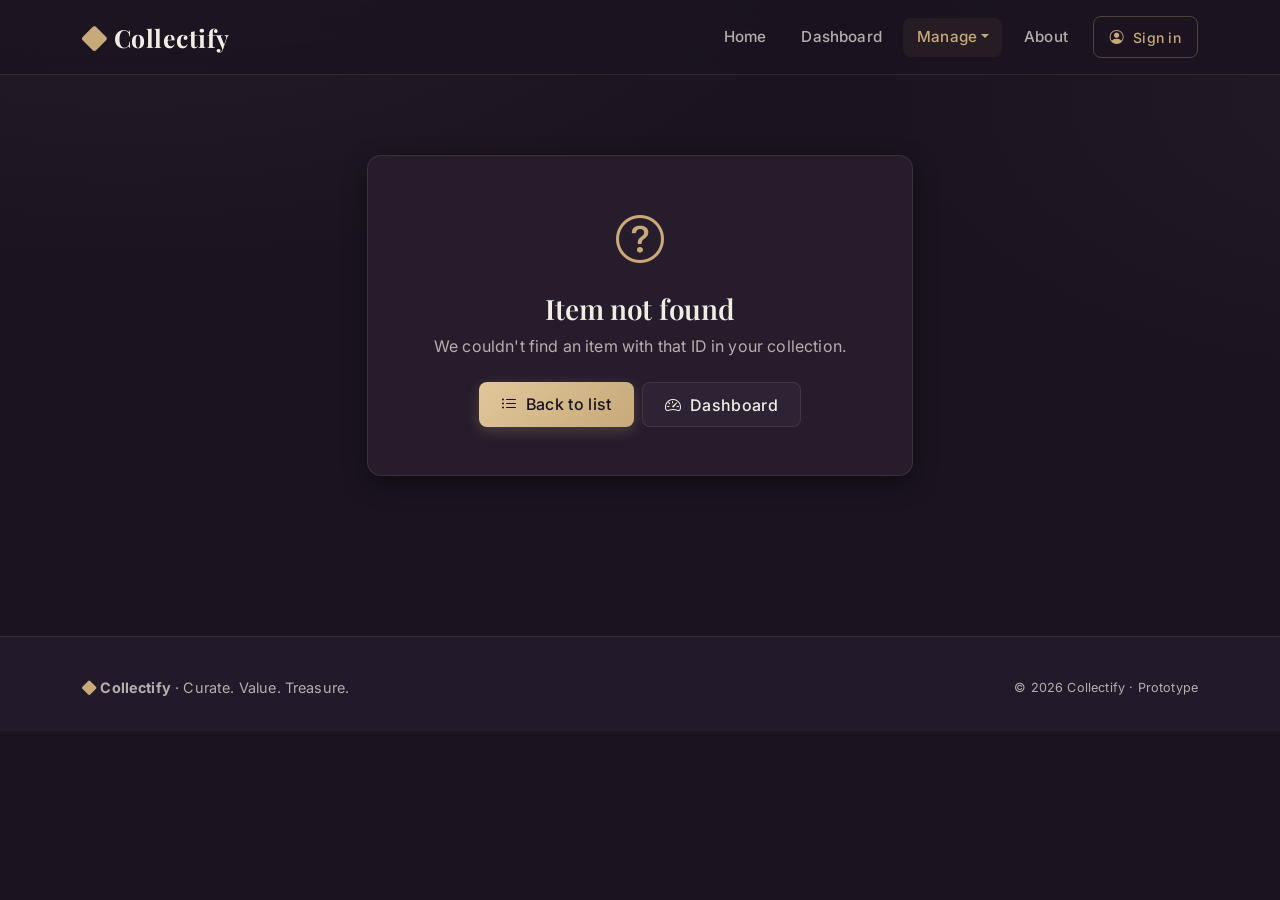
<file: item.html>
<!DOCTYPE html>
<html lang="en">
<head>
  <meta charset="UTF-8" />
  <meta name="viewport" content="width=device-width, initial-scale=1.0" />
  <title>Item Details | Collectify</title>

  <link rel="preconnect" href="https://fonts.googleapis.com">
  <link rel="preconnect" href="https://fonts.gstatic.com" crossorigin>
  <link href="https://fonts.googleapis.com/css2?family=Playfair+Display:wght@500;600;700&family=Inter:wght@300;400;500;600;700&display=swap" rel="stylesheet">
  <link href="https://cdn.jsdelivr.net/npm/bootstrap@5.3.3/dist/css/bootstrap.min.css" rel="stylesheet">
  <link rel="stylesheet" href="https://cdn.jsdelivr.net/npm/bootstrap-icons@1.11.3/font/bootstrap-icons.css">
  <link href="https://unpkg.com/aos@2.3.4/dist/aos.css" rel="stylesheet">
  <link href="css/styles.css" rel="stylesheet">
</head>
<body>

  <!-- ===== Navbar ===== -->
  <nav class="navbar navbar-expand-lg navbar-collectify">
    <div class="container">
      <a class="navbar-brand" href="index.html"><span class="brand-mark"><i class="bi bi-diamond-fill"></i></span>Collectify</a>
      <button class="navbar-toggler" type="button" data-bs-toggle="collapse" data-bs-target="#nav">
        <span class="navbar-toggler-icon"></span>
      </button>
      <div class="collapse navbar-collapse" id="nav">
        <ul class="navbar-nav ms-auto align-items-lg-center">
          <li class="nav-item"><a class="nav-link" href="index.html">Home</a></li>
          <li class="nav-item"><a class="nav-link" href="dashboard.html">Dashboard</a></li>
          <li class="nav-item dropdown">
            <a class="nav-link dropdown-toggle active" href="#" role="button" data-bs-toggle="dropdown">Manage</a>
            <ul class="dropdown-menu dropdown-menu-end">
              <li><a class="dropdown-item" href="create.html"><i class="bi bi-plus-circle me-2"></i>Add Item</a></li>
              <li><a class="dropdown-item active" href="read.html"><i class="bi bi-list-ul me-2"></i>List</a></li>
              <li><a class="dropdown-item" href="update.html"><i class="bi bi-pencil-square me-2"></i>Update</a></li>
              <li><a class="dropdown-item" href="delete.html"><i class="bi bi-trash me-2"></i>Delete</a></li>
            </ul>
          </li>
          <li class="nav-item"><a class="nav-link" href="about.html">About</a></li>
          <li class="nav-item ms-lg-2">
            <a class="btn btn-outline-gold btn-sm px-3" href="login.html"><i class="bi bi-person-circle me-1"></i> Sign in</a>
          </li>
        </ul>
      </div>
    </div>
  </nav>

  <!-- ===== Main ===== -->
  <main class="section">
    <div class="container">

      <!-- ===== Found view ===== -->
      <div id="detailView" hidden>

        <!-- Breadcrumb -->
        <nav class="crumbs mb-3" aria-label="breadcrumb" data-aos="fade-up">
          <a href="dashboard.html">Dashboard</a>
          <span class="sep">›</span>
          <a href="read.html">List</a>
          <span class="sep">›</span>
          <span class="current" id="crumbName">Item</span>
        </nav>

        <div class="row g-4 g-lg-5 align-items-start">

          <!-- Image / placeholder -->
          <div class="col-lg-6" data-aos="fade-up">
            <div class="product-image" id="productImage">
              <span class="ribbon" id="ribbon">Collection</span>
              <div class="placeholder">
                <i class="bi bi-collection" id="placeholderIcon"></i>
                <div class="ph-label" id="placeholderLabel">Item</div>
                <div class="ph-sub" id="placeholderSub">Collectify Archive</div>
              </div>
            </div>
          </div>

          <!-- Details -->
          <div class="col-lg-6" data-aos="fade-up" data-aos-delay="80">

            <span class="badge-cat" id="categoryBadge">Category</span>
            <h1 class="product-name" id="productName">Item Name</h1>

            <div class="d-flex flex-wrap align-items-center gap-2 mb-3">
              <span class="condition-chip" id="conditionChip">
                <i class="bi bi-shield-check"></i><span id="conditionText">Near Mint</span>
              </span>
              <span class="text-muted-2 small">&middot;</span>
              <span class="text-muted-2 small" id="collectionLine">Trading Cards</span>
            </div>

            <p class="text-muted-2 mb-0" id="productDescription" style="line-height:1.7;">
              Description goes here.
            </p>

            <div class="price-strip">
              <div class="price-cell">
                <div class="k">Purchase Price</div>
                <div class="v" id="purchasePriceV">$0.00</div>
              </div>
              <div class="price-cell est">
                <div class="k">Estimated Value</div>
                <div class="v" id="estimatedValueV">$0.00</div>
                <div class="delta" id="deltaLine">+0%</div>
              </div>
            </div>

            <div class="meta-row mb-4">
              <div>
                <div class="meta-k">Acquired</div>
                <div class="meta-v" id="acquiredV"></div>
              </div>
              <div>
                <div class="meta-k">Item ID</div>
                <div class="meta-v" id="itemIdV"></div>
              </div>
              <div>
                <div class="meta-k">Last Updated</div>
                <div class="meta-v">Today</div>
              </div>
            </div>

            <div class="d-flex flex-wrap gap-2">
              <a href="#" class="btn btn-gold flex-fill" id="editBtn">
                <i class="bi bi-pencil-square me-1"></i> Edit Item
              </a>
              <button type="button" class="btn btn-danger-soft flex-fill" id="deleteBtn" data-bs-toggle="modal" data-bs-target="#confirmDeleteModal">
                <i class="bi bi-trash me-1"></i> Delete Item
              </button>
              <a href="read.html" class="btn btn-ghost flex-fill">
                <i class="bi bi-arrow-left me-1"></i> Back to list
              </a>
            </div>

          </div>
        </div>

        <!-- More from this collection -->
        <div class="mt-5 pt-4" data-aos="fade-up" data-aos-delay="160" id="relatedWrap" hidden>
          <div class="d-flex align-items-end justify-content-between mb-3">
            <div>
              <div class="section-label mb-1">Related</div>
              <h4 class="mb-0" style="font-family:'Playfair Display',serif;">More from this collection</h4>
            </div>
            <a href="read.html" class="small">View all →</a>
          </div>
          <div class="row g-3" id="relatedList"></div>
        </div>

      </div>

      <!-- ===== Not found view ===== -->
      <div id="notFoundView" class="row justify-content-center" hidden>
        <div class="col-md-7 col-lg-6">
          <div class="card-lux" data-aos="fade-up">
            <div class="card-body p-5 text-center">
              <i class="bi bi-question-circle" style="font-size:3rem;color:var(--accent);"></i>
              <h3 class="mt-3" style="font-family:'Playfair Display',serif;">Item not found</h3>
              <p class="text-muted-2 mb-4">We couldn't find an item with that ID in your collection.</p>
              <div class="d-flex justify-content-center gap-2 flex-wrap">
                <a href="read.html" class="btn btn-gold"><i class="bi bi-list-ul me-1"></i> Back to list</a>
                <a href="dashboard.html" class="btn btn-ghost"><i class="bi bi-speedometer2 me-1"></i> Dashboard</a>
              </div>
            </div>
          </div>
        </div>
      </div>

    </div>
  </main>

  <!-- ===== Confirmation Modal ===== -->
  <div class="modal fade" id="confirmDeleteModal" tabindex="-1" aria-labelledby="confirmDeleteLabel" aria-hidden="true">
    <div class="modal-dialog modal-dialog-centered">
      <div class="modal-content">
        <div class="modal-header">
          <h5 class="modal-title" id="confirmDeleteLabel">
            <i class="bi bi-exclamation-triangle-fill me-2" style="color:var(--highlight);"></i>
            Confirm Removal
          </h5>
          <button type="button" class="btn-close" data-bs-dismiss="modal" aria-label="Close"></button>
        </div>
        <div class="modal-body">
          <p class="mb-2">You're about to remove this item from your collection:</p>
          <p class="mb-0" style="font-family:'Playfair Display',serif;font-size:1.1rem;color:var(--accent);">
            <span id="modalItemName"></span>
          </p>
          <p class="text-muted-2 small mt-3 mb-0">This action cannot be undone.</p>
        </div>
        <div class="modal-footer">
          <button type="button" class="btn btn-ghost" data-bs-dismiss="modal">Cancel</button>
          <button type="button" class="btn btn-danger-soft" id="confirmDeleteBtn">
            <i class="bi bi-trash me-1"></i> Delete Permanently
          </button>
        </div>
      </div>
    </div>
  </div>

  <!-- ===== Footer ===== -->
  <footer class="site-footer">
    <div class="container d-flex flex-wrap justify-content-between align-items-center">
      <div><span class="brand-mark"><i class="bi bi-diamond-fill"></i></span> <strong>Collectify</strong> &middot; Curate. Value. Treasure.</div>
      <div class="text-muted-2 small">&copy; 2026 Collectify &middot; Prototype</div>
    </div>
  </footer>

  <script src="https://cdn.jsdelivr.net/npm/bootstrap@5.3.3/dist/js/bootstrap.bundle.min.js"></script>
  <script src="https://unpkg.com/aos@2.3.4/dist/aos.js"></script>
  <script>AOS.init({ duration: 700, easing: 'ease-out-cubic', once: true, offset: 60 });</script>
  <script src="js/items.js"></script>
  <script src="js/ui.js"></script>
  <script>
    (function () {
      const detailView   = document.getElementById('detailView');
      const notFoundView = document.getElementById('notFoundView');

      const id = CollectifyUI.getQueryParam('id');
      const item = CollectifyUI.findItem(id);

      if (!item) {
        notFoundView.hidden = false;
        return;
      }

      // --- Core fields ---
      document.title = item.name + ' | Collectify';
      document.getElementById('crumbName').textContent = item.name;
      document.getElementById('productName').textContent = item.name;
      document.getElementById('categoryBadge').textContent = item.category;
      document.getElementById('conditionText').textContent = item.condition;
      document.getElementById('collectionLine').textContent = item.collection;
      document.getElementById('productDescription').textContent = item.description;

      document.getElementById('purchasePriceV').textContent  = CollectifyUI.formatMoney(item.purchasePrice);
      document.getElementById('estimatedValueV').textContent = CollectifyUI.formatMoney(item.estimatedValue);

      const gain = item.purchasePrice > 0
        ? ((item.estimatedValue - item.purchasePrice) / item.purchasePrice) * 100
        : 0;
      const deltaEl = document.getElementById('deltaLine');
      const sign = gain >= 0 ? '+' : '';
      deltaEl.textContent = sign + gain.toFixed(1) + '% vs purchase';
      if (gain < 0) deltaEl.classList.add('down');

      // --- Meta row ---
      const acq = item.acquired ? new Date(item.acquired) : null;
      document.getElementById('acquiredV').textContent = acq
        ? acq.toLocaleDateString('en-US', { year: 'numeric', month: 'long', day: 'numeric' })
        : '';
      document.getElementById('itemIdV').textContent = item.id;

      // --- Image / placeholder ---
      const iconCls = CollectifyUI.categoryIcon(item.category);
      document.getElementById('placeholderIcon').className = 'bi ' + iconCls;
      document.getElementById('placeholderLabel').textContent = item.name;
      document.getElementById('placeholderSub').textContent = item.collection;
      document.getElementById('ribbon').textContent = item.collection;

      if (item.image) {
        const wrap = document.getElementById('productImage');
        wrap.querySelector('.placeholder').remove();
        const img = document.createElement('img');
        img.src = item.image;
        img.alt = item.name;
        wrap.appendChild(img);
      }

      // --- Actions ---
      document.getElementById('editBtn').href = 'update.html?id=' + encodeURIComponent(item.id);
      document.getElementById('modalItemName').textContent = item.name;
      document.getElementById('confirmDeleteBtn').addEventListener('click', () => {
        window.location.href = 'read.html';
      });

      // --- Related items ---
      const related = (window.COLLECTIFY_ITEMS || []).filter((it) => it.collection === item.collection && it.id !== item.id);
      if (related.length) {
        const wrap = document.getElementById('relatedWrap');
        const list = document.getElementById('relatedList');
        related.slice(0, 3).forEach((it) => {
          const col = document.createElement('div');
          col.className = 'col-md-4';
          col.innerHTML =
            '<a href="item.html?id=' + encodeURIComponent(it.id) + '" class="card-lux d-block h-100" style="text-decoration:none;">' +
              '<div class="card-body p-3 d-flex align-items-center gap-3">' +
                '<div class="d-flex align-items-center justify-content-center" style="width:44px;height:44px;border-radius:10px;background:rgba(199,169,122,0.10);border:1px solid var(--border-strong);color:var(--accent);flex-shrink:0;">' +
                  '<i class="bi ' + CollectifyUI.categoryIcon(it.category) + '"></i>' +
                '</div>' +
                '<div class="flex-grow-1" style="min-width:0;">' +
                  '<div style="font-weight:500;color:var(--text);" class="text-truncate">' + it.name + '</div>' +
                  '<div class="text-muted-2 small">' + CollectifyUI.formatMoney(it.estimatedValue) + ' &middot; ' + it.condition + '</div>' +
                '</div>' +
                '<i class="bi bi-arrow-right text-gold"></i>' +
              '</div>' +
            '</a>';
          list.appendChild(col);
        });
        wrap.hidden = false;
      }

      detailView.hidden = false;
    })();
  </script>
  
    <script src="https://cdn.botpress.cloud/webchat/v3.6/inject.js"></script>
<script src="https://files.bpcontent.cloud/2026/04/20/00/20260420000929-257CPL8Z.js" defer></script>
    
</body>
</html>
</file>
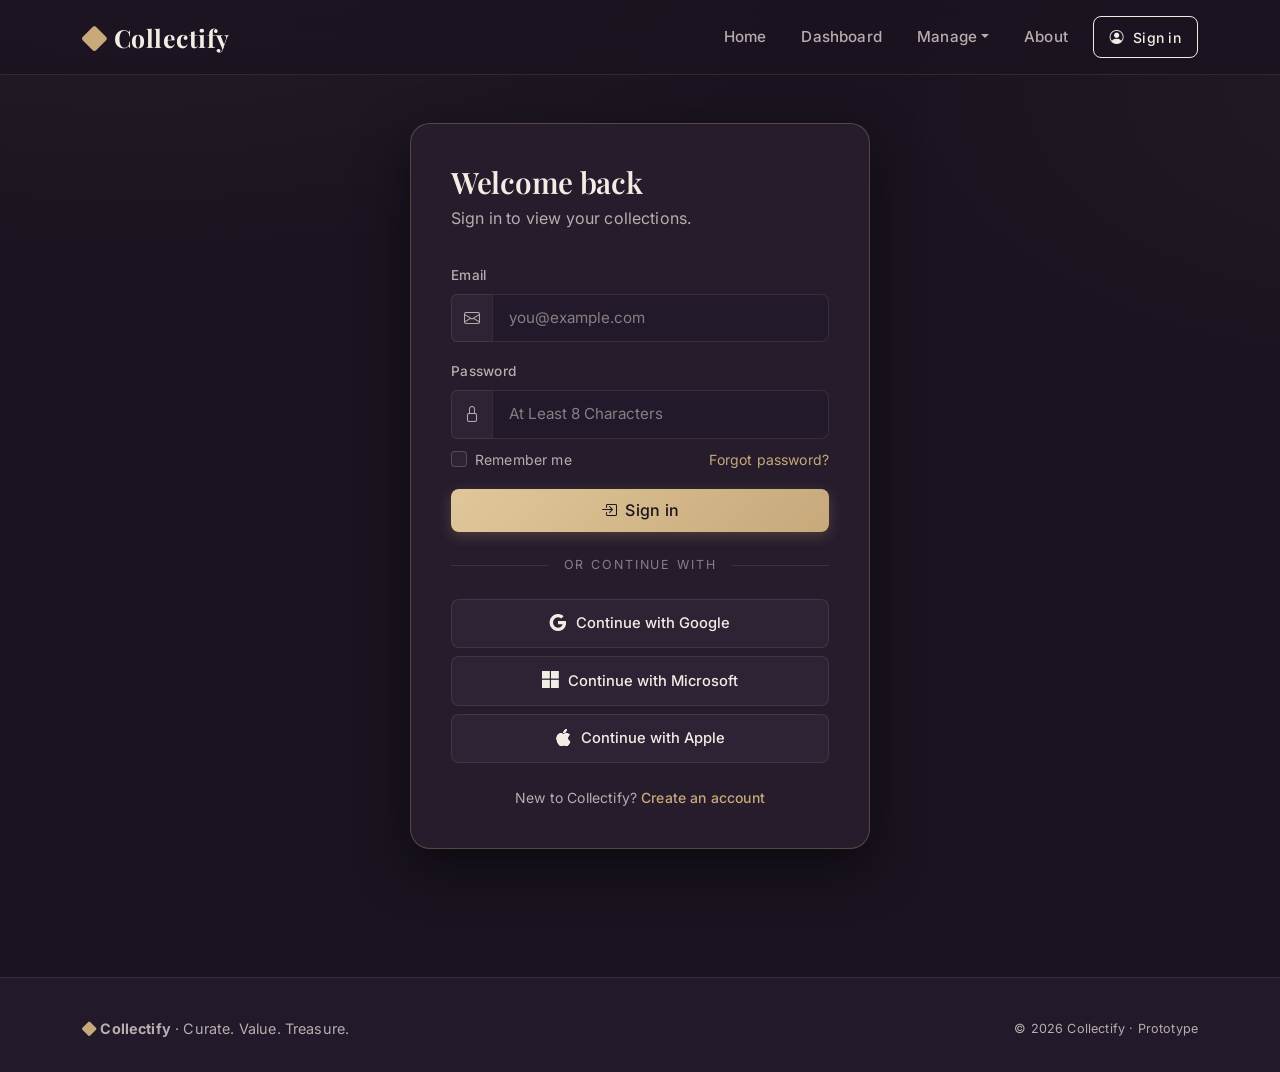
<file: login.html>
<!DOCTYPE html>
<html lang="en">
<head>
  <meta charset="UTF-8" />
  <meta name="viewport" content="width=device-width, initial-scale=1.0" />
  <title>Sign in | Collectify</title>

  <link rel="preconnect" href="https://fonts.googleapis.com">
  <link rel="preconnect" href="https://fonts.gstatic.com" crossorigin>
  <link href="https://fonts.googleapis.com/css2?family=Playfair+Display:wght@500;600;700&family=Inter:wght@300;400;500;600;700&display=swap" rel="stylesheet">
  <link href="https://cdn.jsdelivr.net/npm/bootstrap@5.3.3/dist/css/bootstrap.min.css" rel="stylesheet">
  <link rel="stylesheet" href="https://cdn.jsdelivr.net/npm/bootstrap-icons@1.11.3/font/bootstrap-icons.css">
  <link href="https://unpkg.com/aos@2.3.4/dist/aos.css" rel="stylesheet">
  <link href="css/styles.css" rel="stylesheet">
</head>
<body>

  <!-- ===== Navbar ===== -->
  <nav class="navbar navbar-expand-lg navbar-collectify">
    <div class="container">
      <a class="navbar-brand" href="index.html"><span class="brand-mark"><i class="bi bi-diamond-fill"></i></span>Collectify</a>
      <button class="navbar-toggler" type="button" data-bs-toggle="collapse" data-bs-target="#nav">
        <span class="navbar-toggler-icon"></span>
      </button>
      <div class="collapse navbar-collapse" id="nav">
        <ul class="navbar-nav ms-auto align-items-lg-center">
          <li class="nav-item"><a class="nav-link" href="index.html">Home</a></li>
          <li class="nav-item"><a class="nav-link" href="dashboard.html">Dashboard</a></li>
          <li class="nav-item dropdown">
            <a class="nav-link dropdown-toggle" href="#" role="button" data-bs-toggle="dropdown">Manage</a>
            <ul class="dropdown-menu dropdown-menu-end">
              <li><a class="dropdown-item" href="create.html"><i class="bi bi-plus-circle me-2"></i>Add Item</a></li>
              <li><a class="dropdown-item" href="read.html"><i class="bi bi-list-ul me-2"></i>List</a></li>
              <li><a class="dropdown-item" href="update.html"><i class="bi bi-pencil-square me-2"></i>Update</a></li>
              <li><a class="dropdown-item" href="delete.html"><i class="bi bi-trash me-2"></i>Delete</a></li>
            </ul>
          </li>
          <li class="nav-item"><a class="nav-link" href="about.html">About</a></li>
          <li class="nav-item ms-lg-2">
            <a class="btn btn-outline-gold btn-sm px-3 active" href="login.html"><i class="bi bi-person-circle me-1"></i> Sign in</a>
          </li>
        </ul>
      </div>
    </div>
  </nav>

  <!-- ===== Auth ===== -->
  <main class="auth-wrap">
    <div class="auth-card" data-aos="fade-up">

      <!-- Login form -->
      <div id="loginPane">
        <h2>Welcome back</h2>
        <p class="auth-sub">Sign in to view your collections.</p>

        <form onsubmit="event.preventDefault(); window.location.href='dashboard.html';">
          <div class="mb-3">
            <label for="loginEmail" class="form-label">Email</label>
            <div class="input-group">
              <span class="input-group-text"><i class="bi bi-envelope"></i></span>
              <input type="email" class="form-control" id="loginEmail" placeholder="you@example.com" required>
            </div>
          </div>

          <div class="mb-2">
            <label for="loginPassword" class="form-label">Password</label>
            <div class="input-group">
              <span class="input-group-text"><i class="bi bi-lock"></i></span>
              <input type="password" class="form-control" id="loginPassword" placeholder="At Least 8 Characters" required>
            </div>
          </div>

          <div class="d-flex justify-content-between align-items-center mb-3">
            <div class="form-check">
              <input class="form-check-input" type="checkbox" id="remember">
              <label class="form-check-label text-muted-2 small" for="remember">Remember me</label>
            </div>
            <a href="#" class="small">Forgot password?</a>
          </div>

          <button type="submit" class="btn btn-gold w-100"><i class="bi bi-box-arrow-in-right me-1"></i> Sign in</button>
        </form>

        <div class="divider">or continue with</div>
        <div class="d-grid gap-2">
          <button type="button" class="social-btn"><i class="bi bi-google"></i> Continue with Google</button>
          <button type="button" class="social-btn"><i class="bi bi-microsoft"></i> Continue with Microsoft</button>
          <button type="button" class="social-btn"><i class="bi bi-apple"></i> Continue with Apple</button>
        </div>

        <p class="text-center text-muted-2 small mt-4 mb-0">
          New to Collectify?
          <a href="#" data-toggle-auth="signup" class="fw-500">Create an account</a>
        </p>
      </div>

      <!-- Signup form (hidden by default) -->
      <div id="signupPane" hidden>
        <h2>Start your collection</h2>
        <p class="auth-sub">Create a free Collectify account in seconds.</p>

        <form onsubmit="event.preventDefault(); window.location.href='dashboard.html';">
          <div class="row g-2 mb-3">
            <div class="col-sm-6">
              <label for="firstName" class="form-label">First name</label>
              <input type="text" class="form-control" id="firstName" placeholder="Shlok" required>
            </div>
            <div class="col-sm-6">
              <label for="lastName" class="form-label">Last name</label>
              <input type="text" class="form-control" id="lastName" placeholder="Goud" required>
            </div>
          </div>

          <div class="mb-3">
            <label for="signupEmail" class="form-label">Email</label>
            <div class="input-group">
              <span class="input-group-text"><i class="bi bi-envelope"></i></span>
              <input type="email" class="form-control" id="signupEmail" placeholder="you@example.com" required>
            </div>
          </div>

          <div class="mb-3">
            <label for="signupPassword" class="form-label">Password</label>
            <div class="input-group">
              <span class="input-group-text"><i class="bi bi-lock"></i></span>
              <input type="password" class="form-control" id="signupPassword" placeholder="At least 8 characters" minlength="8" required>
            </div>
          </div>

          <div class="form-check mb-3">
            <input class="form-check-input" type="checkbox" id="terms" required>
            <label class="form-check-label text-muted-2 small" for="terms">
              I agree to the <a href="#">Terms</a> and <a href="#">Privacy Policy</a>.
            </label>
          </div>

          <button type="submit" class="btn btn-gold w-100"><i class="bi bi-person-plus me-1"></i> Create account</button>
        </form>

        <div class="divider">or sign up with</div>
        <div class="d-grid gap-2">
          <button type="button" class="social-btn"><i class="bi bi-google"></i> Sign up with Google</button>
          <button type="button" class="social-btn"><i class="bi bi-microsoft"></i> Sign up with Microsoft</button>
          <button type="button" class="social-btn"><i class="bi bi-apple"></i> Sign up with Apple</button>
        </div>

        <p class="text-center text-muted-2 small mt-4 mb-0">
          Already have an account?
          <a href="#" data-toggle-auth="login" class="fw-500">Sign in</a>
        </p>
      </div>

    </div>
  </main>

  <!-- ===== Footer ===== -->
  <footer class="site-footer">
    <div class="container d-flex flex-wrap justify-content-between align-items-center">
      <div><span class="brand-mark"><i class="bi bi-diamond-fill"></i></span> <strong>Collectify</strong> &middot; Curate. Value. Treasure.</div>
      <div class="text-muted-2 small">&copy; 2026 Collectify &middot; Prototype</div>
    </div>
  </footer>

  <script src="https://cdn.jsdelivr.net/npm/bootstrap@5.3.3/dist/js/bootstrap.bundle.min.js"></script>
  <script src="https://unpkg.com/aos@2.3.4/dist/aos.js"></script>
  <script>AOS.init({ duration: 700, easing: 'ease-out-cubic', once: true, offset: 60 });</script>
  <script>
    (function () {
      const login = document.getElementById('loginPane');
      const signup = document.getElementById('signupPane');
      document.querySelectorAll('[data-toggle-auth]').forEach((a) => {
        a.addEventListener('click', (e) => {
          e.preventDefault();
          const target = e.currentTarget.getAttribute('data-toggle-auth');
          if (target === 'signup') { login.hidden = true; signup.hidden = false; }
          else                     { signup.hidden = true; login.hidden  = false; }
        });
      });
    })();
  </script>
  
    <script src="https://cdn.botpress.cloud/webchat/v3.6/inject.js"></script>
<script src="https://files.bpcontent.cloud/2026/04/20/00/20260420000929-257CPL8Z.js" defer></script>
    
</body>
</html>
</file>
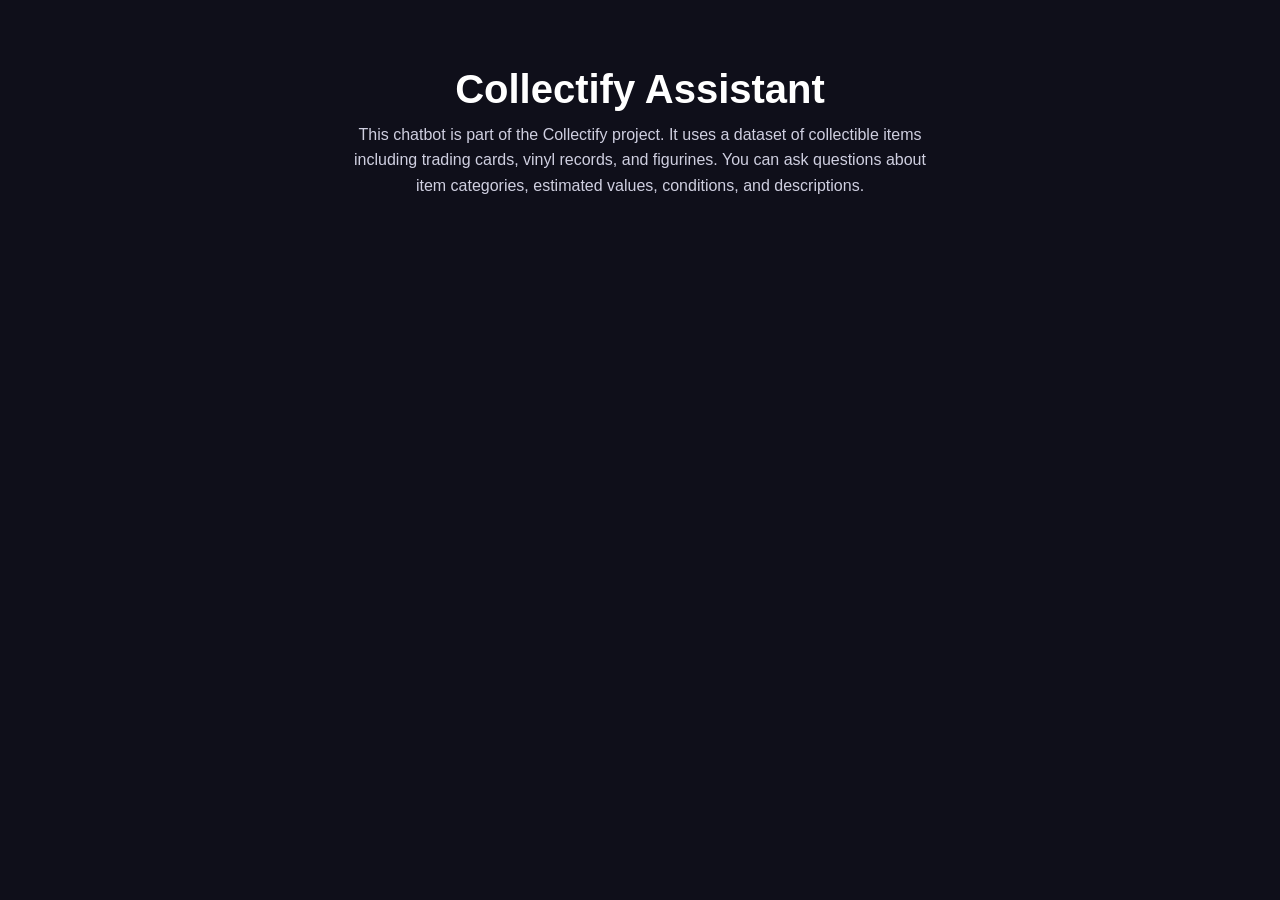
<file: mybot.html>
<!DOCTYPE html>
<html lang="en">
<head>
  <meta charset="UTF-8">
  <meta name="viewport" content="width=device-width, initial-scale=1.0">
  <title>Collectify Assistant</title>

  <!-- Optional: Basic styling for better appearance -->
  <style>
    body {
      font-family: Arial, sans-serif;
      background-color: #0f0f1a;
      color: #ffffff;
      margin: 0;
      padding: 40px;
      text-align: center;
    }

    h1 {
      font-size: 2.5rem;
      margin-bottom: 10px;
    }

    p {
      max-width: 600px;
      margin: 0 auto;
      color: #cfcfe0;
      line-height: 1.6;
    }
  </style>
</head>

<body>

  <h1>Collectify Assistant</h1>

  <p>
    This chatbot is part of the Collectify project. It uses a dataset of collectible items 
    including trading cards, vinyl records, and figurines. You can ask questions about 
    item categories, estimated values, conditions, and descriptions.
  </p>

  <!-- Botpress Embed -->
  <script src="https://cdn.botpress.cloud/webchat/v3.6/inject.js"></script>
  <script src="https://files.bpcontent.cloud/2026/04/20/00/20260420000929-257CPL8Z.js" defer></script>

</body>
</html>
</file>
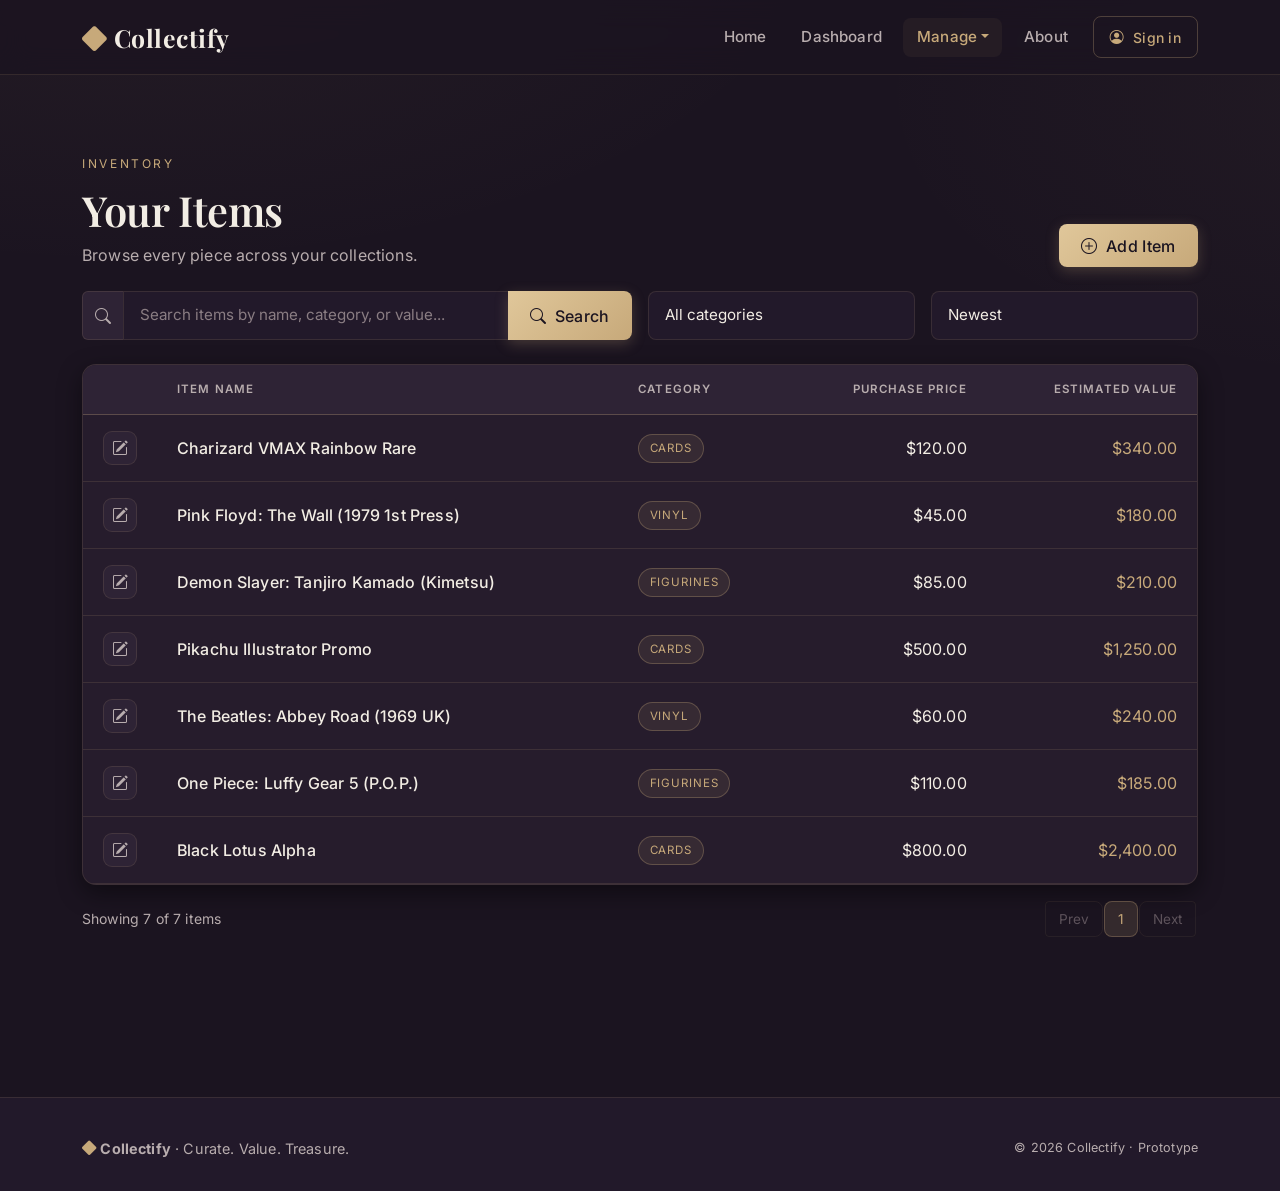
<file: read.html>
<!DOCTYPE html>
<html lang="en">
<head>
  <meta charset="UTF-8" />
  <meta name="viewport" content="width=device-width, initial-scale=1.0" />
  <title>List | Collectify</title>

  <link rel="preconnect" href="https://fonts.googleapis.com">
  <link rel="preconnect" href="https://fonts.gstatic.com" crossorigin>
  <link href="https://fonts.googleapis.com/css2?family=Playfair+Display:wght@500;600;700&family=Inter:wght@300;400;500;600;700&display=swap" rel="stylesheet">
  <link href="https://cdn.jsdelivr.net/npm/bootstrap@5.3.3/dist/css/bootstrap.min.css" rel="stylesheet">
  <link rel="stylesheet" href="https://cdn.jsdelivr.net/npm/bootstrap-icons@1.11.3/font/bootstrap-icons.css">
  <link href="https://unpkg.com/aos@2.3.4/dist/aos.css" rel="stylesheet">
  <link href="css/styles.css" rel="stylesheet">
</head>
<body>

  <!-- ===== Navbar ===== -->
  <nav class="navbar navbar-expand-lg navbar-collectify">
    <div class="container">
      <a class="navbar-brand" href="index.html"><span class="brand-mark"><i class="bi bi-diamond-fill"></i></span>Collectify</a>
      <button class="navbar-toggler" type="button" data-bs-toggle="collapse" data-bs-target="#nav">
        <span class="navbar-toggler-icon"></span>
      </button>
      <div class="collapse navbar-collapse" id="nav">
        <ul class="navbar-nav ms-auto align-items-lg-center">
          <li class="nav-item"><a class="nav-link" href="index.html">Home</a></li>
          <li class="nav-item"><a class="nav-link" href="dashboard.html">Dashboard</a></li>
          <li class="nav-item dropdown">
            <a class="nav-link dropdown-toggle active" href="#" role="button" data-bs-toggle="dropdown">Manage</a>
            <ul class="dropdown-menu dropdown-menu-end">
              <li><a class="dropdown-item" href="create.html"><i class="bi bi-plus-circle me-2"></i>Add Item</a></li>
              <li><a class="dropdown-item active" href="read.html"><i class="bi bi-list-ul me-2"></i>List</a></li>
              <li><a class="dropdown-item" href="update.html"><i class="bi bi-pencil-square me-2"></i>Update</a></li>
              <li><a class="dropdown-item" href="delete.html"><i class="bi bi-trash me-2"></i>Delete</a></li>
            </ul>
          </li>
          <li class="nav-item"><a class="nav-link" href="about.html">About</a></li>
          <li class="nav-item ms-lg-2">
            <a class="btn btn-outline-gold btn-sm px-3" href="login.html"><i class="bi bi-person-circle me-1"></i> Sign in</a>
          </li>
        </ul>
      </div>
    </div>
  </nav>

  <!-- ===== Main ===== -->
  <main class="section">
    <div class="container">

      <div class="d-flex flex-wrap align-items-end justify-content-between mb-4" data-aos="fade-up">
        <div>
          <div class="section-label">Inventory</div>
          <h1 class="section-title mb-2">Your Items</h1>
          <p class="text-muted-2 mb-0">Browse every piece across your collections.</p>
        </div>
        <a href="create.html" class="btn btn-gold mt-3 mt-md-0">
          <i class="bi bi-plus-circle me-1"></i> Add Item
        </a>
      </div>

      <!-- Search + filters -->
      <div class="row g-3 align-items-center mb-4" data-aos="fade-up" data-aos-delay="60">
        <div class="col-md-6">
          <div class="input-group">
            <span class="input-group-text"><i class="bi bi-search"></i></span>
            <input type="text" class="form-control" placeholder="Search items by name, category, or value..." aria-label="Search items">
            <button type="button" class="btn btn-gold">
              <i class="bi bi-search me-1"></i> Search
            </button>
          </div>
        </div>
        <div class="col-md-3">
          <select class="form-select" aria-label="Filter by category">
            <option selected>All categories</option>
            <option>Cards</option>
            <option>Vinyl</option>
            <option>Figurines</option>
          </select>
        </div>
        <div class="col-md-3">
          <select class="form-select" aria-label="Sort order">
            <option selected>Newest</option>
            <option>Value (high to low)</option>
            <option>Value (low to high)</option>
          </select>
        </div>
      </div>

      <!-- Table -->
      <div class="table-wrap" data-aos="fade-up" data-aos-delay="120">
        <div class="table-responsive">
          <table class="table table-lux align-middle">
            <thead>
              <tr>
                <th scope="col" style="width:56px;"></th>
                <th scope="col">Item Name</th>
                <th scope="col">Category</th>
                <th scope="col" class="text-end">Purchase Price</th>
                <th scope="col" class="text-end">Estimated Value</th>
              </tr>
            </thead>
            <tbody>
              <tr>
                <td><a class="btn-icon" href="update.html?id=charizard-vmax" title="Edit item" aria-label="Edit Charizard VMAX Rainbow Rare"><i class="bi bi-pencil-square"></i></a></td>
                <td><a class="item-link" href="item.html?id=charizard-vmax">Charizard VMAX Rainbow Rare</a></td>
                <td><span class="badge-cat">Cards</span></td>
                <td class="text-end">$120.00</td>
                <td class="text-end text-gold">$340.00</td>
              </tr>
              <tr>
                <td><a class="btn-icon" href="update.html?id=pink-floyd-the-wall" title="Edit item" aria-label="Edit Pink Floyd The Wall"><i class="bi bi-pencil-square"></i></a></td>
                <td><a class="item-link" href="item.html?id=pink-floyd-the-wall">Pink Floyd: The Wall (1979 1st Press)</a></td>
                <td><span class="badge-cat">Vinyl</span></td>
                <td class="text-end">$45.00</td>
                <td class="text-end text-gold">$180.00</td>
              </tr>
              <tr>
                <td><a class="btn-icon" href="update.html?id=demon-slayer-tanjiro" title="Edit item" aria-label="Edit Demon Slayer Tanjiro Kamado"><i class="bi bi-pencil-square"></i></a></td>
                <td><a class="item-link" href="item.html?id=demon-slayer-tanjiro">Demon Slayer: Tanjiro Kamado (Kimetsu)</a></td>
                <td><span class="badge-cat">Figurines</span></td>
                <td class="text-end">$85.00</td>
                <td class="text-end text-gold">$210.00</td>
              </tr>
              <tr>
                <td><a class="btn-icon" href="update.html?id=pikachu-illustrator" title="Edit item" aria-label="Edit Pikachu Illustrator Promo"><i class="bi bi-pencil-square"></i></a></td>
                <td><a class="item-link" href="item.html?id=pikachu-illustrator">Pikachu Illustrator Promo</a></td>
                <td><span class="badge-cat">Cards</span></td>
                <td class="text-end">$500.00</td>
                <td class="text-end text-gold">$1,250.00</td>
              </tr>
              <tr>
                <td><a class="btn-icon" href="update.html?id=abbey-road-1969" title="Edit item" aria-label="Edit The Beatles Abbey Road"><i class="bi bi-pencil-square"></i></a></td>
                <td><a class="item-link" href="item.html?id=abbey-road-1969">The Beatles: Abbey Road (1969 UK)</a></td>
                <td><span class="badge-cat">Vinyl</span></td>
                <td class="text-end">$60.00</td>
                <td class="text-end text-gold">$240.00</td>
              </tr>
              <tr>
                <td><a class="btn-icon" href="update.html?id=luffy-gear-5" title="Edit item" aria-label="Edit One Piece Luffy Gear 5"><i class="bi bi-pencil-square"></i></a></td>
                <td><a class="item-link" href="item.html?id=luffy-gear-5">One Piece: Luffy Gear 5 (P.O.P.)</a></td>
                <td><span class="badge-cat">Figurines</span></td>
                <td class="text-end">$110.00</td>
                <td class="text-end text-gold">$185.00</td>
              </tr>
              <tr>
                <td><a class="btn-icon" href="update.html?id=black-lotus-alpha" title="Edit item" aria-label="Edit Black Lotus Alpha"><i class="bi bi-pencil-square"></i></a></td>
                <td><a class="item-link" href="item.html?id=black-lotus-alpha">Black Lotus Alpha</a></td>
                <td><span class="badge-cat">Cards</span></td>
                <td class="text-end">$800.00</td>
                <td class="text-end text-gold">$2,400.00</td>
              </tr>
            </tbody>
          </table>
        </div>
      </div>

      <div class="d-flex justify-content-between align-items-center mt-3">
        <div class="text-muted-2 small">Showing 7 of 7 items</div>
        <nav aria-label="Pagination">
          <ul class="pagination pagination-sm mb-0">
            <li class="page-item disabled"><a class="page-link" href="#">Prev</a></li>
            <li class="page-item active"><a class="page-link" href="#">1</a></li>
            <li class="page-item disabled"><a class="page-link" href="#">Next</a></li>
          </ul>
        </nav>
      </div>

    </div>
  </main>

  <!-- ===== Footer ===== -->
  <footer class="site-footer">
    <div class="container d-flex flex-wrap justify-content-between align-items-center">
      <div><span class="brand-mark"><i class="bi bi-diamond-fill"></i></span> <strong>Collectify</strong> &middot; Curate. Value. Treasure.</div>
      <div class="text-muted-2 small">&copy; 2026 Collectify &middot; Prototype</div>
    </div>
  </footer>

  <script src="https://cdn.jsdelivr.net/npm/bootstrap@5.3.3/dist/js/bootstrap.bundle.min.js"></script>
  <script src="https://unpkg.com/aos@2.3.4/dist/aos.js"></script>
  <script>AOS.init({ duration: 700, easing: 'ease-out-cubic', once: true, offset: 60 });</script>
  
    <script src="https://cdn.botpress.cloud/webchat/v3.6/inject.js"></script>
<script src="https://files.bpcontent.cloud/2026/04/20/00/20260420000929-257CPL8Z.js" defer></script>
    
</body>
</html>
</file>
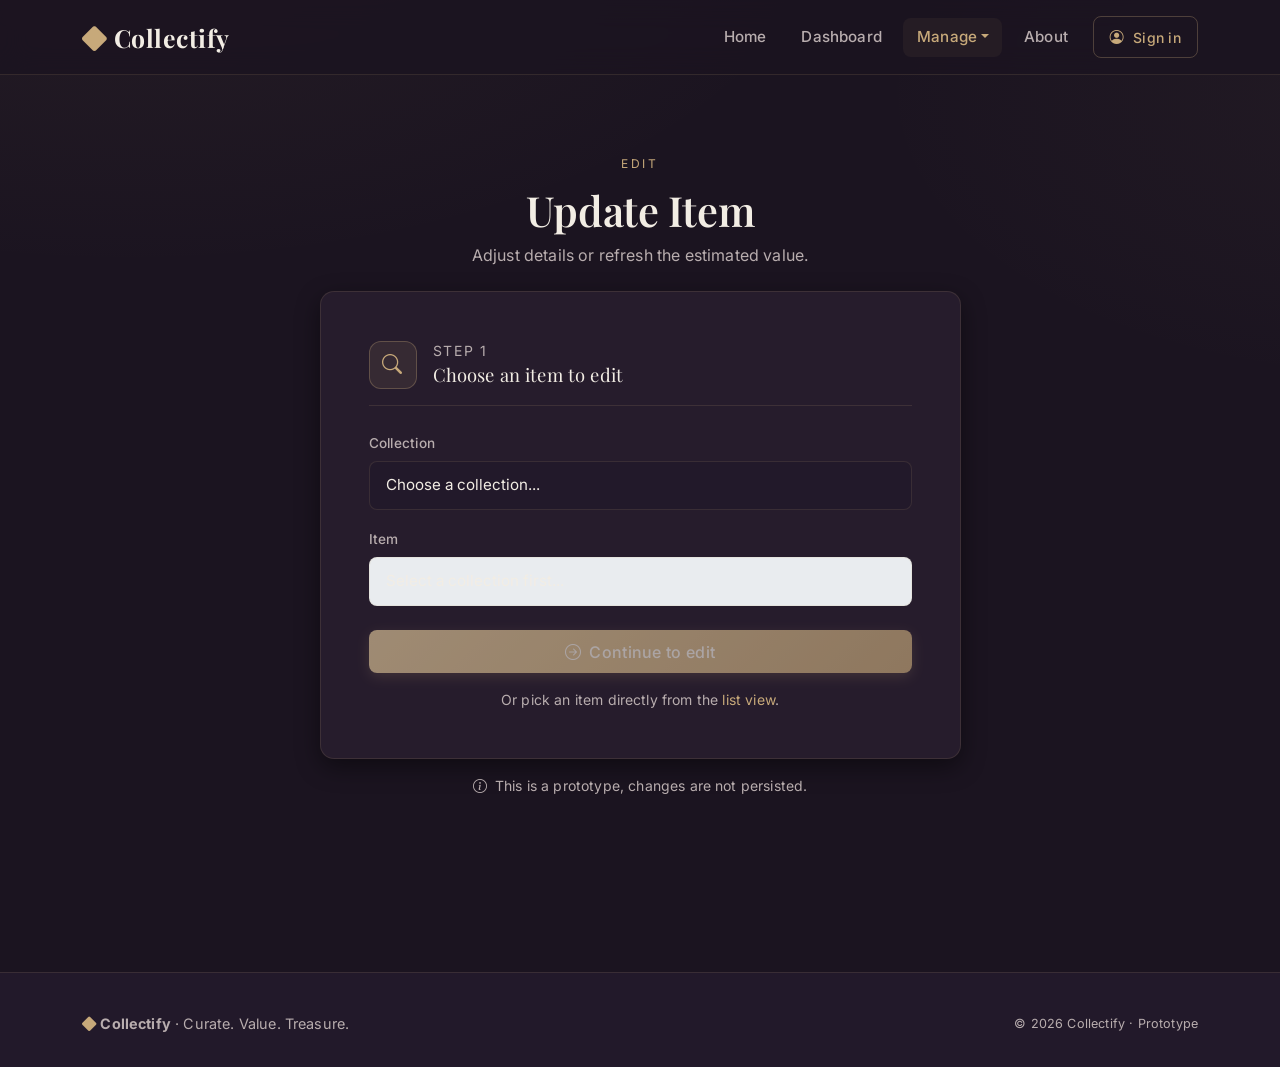
<file: update.html>
<!DOCTYPE html>
<html lang="en">
<head>
  <meta charset="UTF-8" />
  <meta name="viewport" content="width=device-width, initial-scale=1.0" />
  <title>Update Item | Collectify</title>

  <link rel="preconnect" href="https://fonts.googleapis.com">
  <link rel="preconnect" href="https://fonts.gstatic.com" crossorigin>
  <link href="https://fonts.googleapis.com/css2?family=Playfair+Display:wght@500;600;700&family=Inter:wght@300;400;500;600;700&display=swap" rel="stylesheet">
  <link href="https://cdn.jsdelivr.net/npm/bootstrap@5.3.3/dist/css/bootstrap.min.css" rel="stylesheet">
  <link rel="stylesheet" href="https://cdn.jsdelivr.net/npm/bootstrap-icons@1.11.3/font/bootstrap-icons.css">
  <link href="https://unpkg.com/aos@2.3.4/dist/aos.css" rel="stylesheet">
  <link href="css/styles.css" rel="stylesheet">
</head>
<body>

  <!-- ===== Navbar ===== -->
  <nav class="navbar navbar-expand-lg navbar-collectify">
    <div class="container">
      <a class="navbar-brand" href="index.html"><span class="brand-mark"><i class="bi bi-diamond-fill"></i></span>Collectify</a>
      <button class="navbar-toggler" type="button" data-bs-toggle="collapse" data-bs-target="#nav">
        <span class="navbar-toggler-icon"></span>
      </button>
      <div class="collapse navbar-collapse" id="nav">
        <ul class="navbar-nav ms-auto align-items-lg-center">
          <li class="nav-item"><a class="nav-link" href="index.html">Home</a></li>
          <li class="nav-item"><a class="nav-link" href="dashboard.html">Dashboard</a></li>
          <li class="nav-item dropdown">
            <a class="nav-link dropdown-toggle active" href="#" role="button" data-bs-toggle="dropdown">Manage</a>
            <ul class="dropdown-menu dropdown-menu-end">
              <li><a class="dropdown-item" href="create.html"><i class="bi bi-plus-circle me-2"></i>Add Item</a></li>
              <li><a class="dropdown-item" href="read.html"><i class="bi bi-list-ul me-2"></i>List</a></li>
              <li><a class="dropdown-item active" href="update.html"><i class="bi bi-pencil-square me-2"></i>Update</a></li>
              <li><a class="dropdown-item" href="delete.html"><i class="bi bi-trash me-2"></i>Delete</a></li>
            </ul>
          </li>
          <li class="nav-item"><a class="nav-link" href="about.html">About</a></li>
          <li class="nav-item ms-lg-2">
            <a class="btn btn-outline-gold btn-sm px-3" href="login.html"><i class="bi bi-person-circle me-1"></i> Sign in</a>
          </li>
        </ul>
      </div>
    </div>
  </nav>

  <!-- ===== Main ===== -->
  <main class="section">
    <div class="container">
      <div class="row justify-content-center">
        <div class="col-lg-7 col-md-9">

          <div class="text-center mb-4" data-aos="fade-up">
            <div class="section-label">Edit</div>
            <h1 class="section-title mb-2">Update Item</h1>
            <p class="text-muted-2">Adjust details or refresh the estimated value.</p>
          </div>

          <!-- ===== Step 1: Selection card (shown when no ?id param) ===== -->
          <div id="selectCard" class="card-lux" data-aos="fade-up" data-aos-delay="60" hidden>
            <div class="card-body p-4 p-md-5">

              <div class="d-flex align-items-center gap-3 mb-4 pb-3" style="border-bottom:1px solid var(--border);">
                <div class="d-flex align-items-center justify-content-center" style="width:48px;height:48px;border-radius:12px;background:rgba(199,169,122,0.10);border:1px solid var(--border-strong);color:var(--accent);font-size:1.25rem;">
                  <i class="bi bi-search"></i>
                </div>
                <div>
                  <div class="text-muted-2 small" style="letter-spacing:.12em;text-transform:uppercase;">Step 1</div>
                  <div style="font-family:'Playfair Display',serif;font-size:1.15rem;">Choose an item to edit</div>
                </div>
              </div>

              <div class="mb-3">
                <label for="selectCollection" class="form-label">Collection</label>
                <select class="form-select" id="selectCollection">
                  <option value="" selected disabled>Choose a collection...</option>
                  <option value="Trading Cards">Trading Cards</option>
                  <option value="Vinyl Records">Vinyl Records</option>
                  <option value="Figurines">Figurines</option>
                </select>
              </div>

              <div class="mb-3">
                <label for="selectItem" class="form-label">Item</label>
                <select class="form-select" id="selectItem" disabled>
                  <option value="" selected disabled>Select a collection first...</option>
                </select>
              </div>

              <button type="button" class="btn btn-gold w-100 mt-2" id="continueBtn" disabled>
                <i class="bi bi-arrow-right-circle me-1"></i> Continue to edit
              </button>

              <p class="text-center text-muted-2 small mt-3 mb-0">
                Or pick an item directly from the <a href="read.html">list view</a>.
              </p>
            </div>
          </div>

          <!-- ===== Step 2: Edit form (shown after selection or ?id load) ===== -->
          <div id="editCard" class="card-lux" data-aos="fade-up" data-aos-delay="60" hidden>
            <div class="card-body p-4 p-md-5">

              <div class="d-flex align-items-center gap-3 mb-4 pb-3" style="border-bottom:1px solid var(--border);">
                <div class="d-flex align-items-center justify-content-center" id="editIconWrap" style="width:48px;height:48px;border-radius:12px;background:rgba(199,169,122,0.10);border:1px solid var(--border-strong);color:var(--accent);font-size:1.25rem;">
                  <i class="bi bi-collection" id="editIcon"></i>
                </div>
                <div class="flex-grow-1">
                  <div class="text-muted-2 small" style="letter-spacing:.12em;text-transform:uppercase;">Editing</div>
                  <div style="font-family:'Playfair Display',serif;font-size:1.15rem;" id="editHeadline">Item</div>
                </div>
                <a href="update.html" class="btn btn-ghost btn-sm" title="Pick a different item">
                  <i class="bi bi-arrow-repeat"></i>
                </a>
              </div>

              <form id="updateForm">
                <input type="hidden" id="itemId">

                <div class="mb-3">
                  <label for="itemName" class="form-label">Item Name</label>
                  <input type="text" class="form-control" id="itemName" required>
                </div>

                <div class="mb-3">
                  <label for="itemCategory" class="form-label">Category</label>
                  <select class="form-select" id="itemCategory" required>
                    <option>Cards</option>
                    <option>Vinyl</option>
                    <option>Figurines</option>
                  </select>
                </div>

                <div class="row g-3">
                  <div class="col-sm-6">
                    <label for="purchasePrice" class="form-label">Purchase Price (USD)</label>
                    <div class="input-group">
                      <span class="input-group-text">$</span>
                      <input type="number" step="0.01" min="0" class="form-control" id="purchasePrice" required>
                    </div>
                  </div>
                  <div class="col-sm-6">
                    <label for="estimatedValue" class="form-label">Estimated Value (USD)</label>
                    <div class="input-group">
                      <span class="input-group-text">$</span>
                      <input type="number" step="0.01" min="0" class="form-control" id="estimatedValue" required>
                    </div>
                  </div>
                </div>

                <div class="d-flex flex-wrap gap-2 mt-4 pt-2">
                  <button type="submit" class="btn btn-gold flex-fill">
                    <i class="bi bi-save me-1"></i> Update Item
                  </button>
                  <a href="read.html" class="btn btn-ghost flex-fill">Cancel</a>
                </div>
              </form>
            </div>
          </div>

          <!-- ===== Not found card ===== -->
          <div id="notFoundCard" class="card-lux" data-aos="fade-up" data-aos-delay="60" hidden>
            <div class="card-body p-4 p-md-5 text-center">
              <i class="bi bi-question-circle" style="font-size:2.5rem;color:var(--accent);"></i>
              <h4 class="mt-3" style="font-family:'Playfair Display',serif;">Item not found</h4>
              <p class="text-muted-2">That item ID doesn't match anything in your collection.</p>
              <a href="read.html" class="btn btn-gold mt-2"><i class="bi bi-list-ul me-1"></i> Back to list</a>
            </div>
          </div>

          <p class="text-center text-muted-2 small mt-3" data-aos="fade-up" data-aos-delay="120">
            <i class="bi bi-info-circle me-1"></i> This is a prototype, changes are not persisted.
          </p>

        </div>
      </div>
    </div>
  </main>

  <!-- ===== Footer ===== -->
  <footer class="site-footer">
    <div class="container d-flex flex-wrap justify-content-between align-items-center">
      <div><span class="brand-mark"><i class="bi bi-diamond-fill"></i></span> <strong>Collectify</strong> &middot; Curate. Value. Treasure.</div>
      <div class="text-muted-2 small">&copy; 2026 Collectify &middot; Prototype</div>
    </div>
  </footer>

  <script src="https://cdn.jsdelivr.net/npm/bootstrap@5.3.3/dist/js/bootstrap.bundle.min.js"></script>
  <script src="https://unpkg.com/aos@2.3.4/dist/aos.js"></script>
  <script>AOS.init({ duration: 700, easing: 'ease-out-cubic', once: true, offset: 60 });</script>
  <script src="js/items.js"></script>
  <script src="js/ui.js"></script>
  <script>
    (function () {
      const selectCard   = document.getElementById('selectCard');
      const editCard     = document.getElementById('editCard');
      const notFoundCard = document.getElementById('notFoundCard');

      const selectCollection = document.getElementById('selectCollection');
      const selectItem       = document.getElementById('selectItem');
      const continueBtn      = document.getElementById('continueBtn');

      const editIcon    = document.getElementById('editIcon');
      const editHeadline= document.getElementById('editHeadline');
      const itemIdEl    = document.getElementById('itemId');
      const itemName    = document.getElementById('itemName');
      const itemCategory= document.getElementById('itemCategory');
      const purchase    = document.getElementById('purchasePrice');
      const estimated   = document.getElementById('estimatedValue');

      function loadItem(item) {
        itemIdEl.value      = item.id;
        itemName.value      = item.name;
        itemCategory.value  = item.category;
        purchase.value      = Number(item.purchasePrice).toFixed(2);
        estimated.value     = Number(item.estimatedValue).toFixed(2);
        editHeadline.textContent = item.name;
        editIcon.className  = 'bi ' + CollectifyUI.categoryIcon(item.category);

        selectCard.hidden   = true;
        notFoundCard.hidden = true;
        editCard.hidden     = false;
      }

      function populateItems(collectionName) {
        selectItem.innerHTML = '';
        const opts = (window.COLLECTIFY_ITEMS || []).filter((it) => it.collection === collectionName);
        if (!opts.length) {
          selectItem.innerHTML = '<option value="" selected disabled>No items in this collection</option>';
          selectItem.disabled = true;
          continueBtn.disabled = true;
          return;
        }
        const placeholder = document.createElement('option');
        placeholder.value = '';
        placeholder.disabled = true;
        placeholder.selected = true;
        placeholder.textContent = 'Choose an item...';
        selectItem.appendChild(placeholder);
        opts.forEach((it) => {
          const o = document.createElement('option');
          o.value = it.id;
          o.textContent = it.name;
          selectItem.appendChild(o);
        });
        selectItem.disabled = false;
        continueBtn.disabled = true;
      }

      selectCollection.addEventListener('change', (e) => {
        populateItems(e.target.value);
      });

      selectItem.addEventListener('change', () => {
        continueBtn.disabled = !selectItem.value;
      });

      continueBtn.addEventListener('click', () => {
        const item = CollectifyUI.findItem(selectItem.value);
        if (item) loadItem(item);
      });

      document.getElementById('updateForm').addEventListener('submit', function (e) {
        e.preventDefault();
        const name = itemName.value.trim() || 'Item';
        CollectifyUI.showToast(name + ' has been updated');
      });

      // Entry routing
      const id = CollectifyUI.getQueryParam('id');
      if (id) {
        const item = CollectifyUI.findItem(id);
        if (item) loadItem(item);
        else notFoundCard.hidden = false;
      } else {
        selectCard.hidden = false;
      }
    })();
  </script>
  
    <script src="https://cdn.botpress.cloud/webchat/v3.6/inject.js"></script>
<script src="https://files.bpcontent.cloud/2026/04/20/00/20260420000929-257CPL8Z.js" defer></script>
    
</body>
</html>
</file>
<file: css/styles.css>
/* ============================================================
   Collectify — Velvet Display Theme
   Aubergine + champagne + dusty rose. Curator/gallery feel.
   ============================================================ */

:root {
  --bg:            #1B1420;
  --bg-elevated:   #22192A;
  --surface:       #261C2C;
  --surface-2:     #2E2335;
  --border:        rgba(199, 169, 122, 0.14);
  --border-strong: rgba(199, 169, 122, 0.30);

  --accent:        #C7A97A;
  --accent-bright: #E0C79A;
  --accent-muted:  #8F7852;
  --accent-glow:   rgba(199, 169, 122, 0.32);
  --highlight:     #D98880;

  /* Legacy aliases so existing class rules keep working unchanged */
  --gold:          var(--accent);
  --gold-bright:   var(--accent-bright);
  --gold-muted:    var(--accent-muted);
  --gold-glow:     var(--accent-glow);

  --text:          #F2EDE4;
  --text-muted:    #B8ADAE;
  --text-dim:      #8A7D83;

  --danger:        #E5484D;
  --success:       #30A46C;

  --on-accent:     #1B1420; /* dark text on champagne surfaces */

  --radius-sm: 8px;
  --radius:    14px;
  --radius-lg: 20px;

  --shadow-sm:   0 2px 8px rgba(0, 0, 0, 0.35);
  --shadow:      0 8px 24px rgba(0, 0, 0, 0.45);
  --shadow-lg:   0 18px 50px rgba(0, 0, 0, 0.55);
  --shadow-gold: 0 8px 30px rgba(199, 169, 122, 0.18);

  --ease: cubic-bezier(0.22, 1, 0.36, 1);
}

/* ---------- Base ---------- */
html { scroll-behavior: smooth; }

body {
  background: var(--bg);
  color: var(--text);
  font-family: 'Inter', system-ui, -apple-system, sans-serif;
  font-weight: 400;
  letter-spacing: 0.01em;
  min-height: 100vh;
  -webkit-font-smoothing: antialiased;
  background-image:
    radial-gradient(1200px 600px at 10% -10%, rgba(199, 169, 122, 0.06), transparent 60%),
    radial-gradient(900px 500px at 110% 10%, rgba(199, 169, 122, 0.04), transparent 60%);
  background-attachment: fixed;
}

h1, h2, h3, h4, h5, .display-1, .display-2, .display-3, .display-4 {
  font-family: 'Playfair Display', Georgia, serif;
  font-weight: 600;
  letter-spacing: -0.01em;
  color: var(--text);
}

.text-muted-2 { color: var(--text-muted) !important; }
.text-gold    { color: var(--gold) !important; }

a { color: var(--gold); text-decoration: none; transition: color .25s var(--ease); }
a:hover { color: var(--gold-bright); }

/* ---------- Navbar ---------- */
.navbar-collectify {
  background: rgba(27, 20, 32, 0.82);
  backdrop-filter: blur(14px);
  -webkit-backdrop-filter: blur(14px);
  border-bottom: 1px solid var(--border);
  padding: 0.85rem 0;
  position: sticky;
  top: 0;
  z-index: 1030;
}

.navbar-collectify .navbar-brand {
  font-family: 'Playfair Display', Georgia, serif;
  font-weight: 700;
  font-size: 1.55rem;
  color: var(--text);
  letter-spacing: 0.02em;
}
.navbar-collectify .navbar-brand .brand-mark {
  color: var(--gold);
  margin-right: 0.4rem;
}

.navbar-collectify .nav-link {
  color: var(--text-muted);
  font-weight: 500;
  font-size: 0.95rem;
  margin: 0 0.25rem;
  padding: 0.5rem 0.85rem !important;
  border-radius: var(--radius-sm);
  transition: color .25s var(--ease), background .25s var(--ease);
}
.navbar-collectify .nav-link:hover,
.navbar-collectify .nav-link.active {
  color: var(--gold);
  background: rgba(199, 169, 122, 0.06);
}

.navbar-collectify .dropdown-menu {
  background: var(--surface);
  border: 1px solid var(--border);
  border-radius: var(--radius);
  box-shadow: var(--shadow);
  padding: 0.5rem;
  margin-top: 0.5rem;
}
.navbar-collectify .dropdown-item {
  color: var(--text-muted);
  border-radius: var(--radius-sm);
  padding: 0.55rem 0.85rem;
  font-size: 0.92rem;
  transition: all .2s var(--ease);
}
.navbar-collectify .dropdown-item:hover {
  background: rgba(199, 169, 122, 0.08);
  color: var(--gold);
}

.navbar-toggler {
  border: 1px solid var(--border-strong);
  padding: 0.35rem 0.55rem;
}
.navbar-toggler:focus { box-shadow: 0 0 0 2px var(--gold-glow); }
.navbar-toggler-icon {
  background-image: url("data:image/svg+xml;charset=utf8,%3Csvg viewBox='0 0 30 30' xmlns='http://www.w3.org/2000/svg'%3E%3Cpath stroke='%23C7A97A' stroke-width='2' stroke-linecap='round' d='M4 7h22M4 15h22M4 23h22'/%3E%3C/svg%3E");
}

/* ---------- Buttons ---------- */
.btn { font-weight: 500; letter-spacing: 0.02em; transition: all .3s var(--ease); border-radius: var(--radius-sm); padding: 0.6rem 1.4rem; }

.btn-gold {
  background: linear-gradient(135deg, var(--gold-bright), var(--gold));
  color: var(--on-accent);
  border: none;
  box-shadow: 0 4px 14px rgba(199, 169, 122, 0.25);
}
.btn-gold:hover {
  background: linear-gradient(135deg, var(--gold), var(--gold-bright));
  color: var(--on-accent);
  transform: translateY(-1px);
  box-shadow: 0 8px 22px rgba(199, 169, 122, 0.4);
}

.btn-outline-gold {
  background: transparent;
  color: var(--gold);
  border: 1px solid var(--border-strong);
}
.btn-outline-gold:hover {
  background: rgba(199, 169, 122, 0.08);
  color: var(--gold-bright);
  border-color: var(--gold);
}

.btn-ghost {
  background: var(--surface-2);
  color: var(--text);
  border: 1px solid var(--border);
}
.btn-ghost:hover {
  background: var(--surface);
  color: var(--gold);
  border-color: var(--border-strong);
}

.btn-danger-soft {
  background: rgba(229, 72, 77, 0.12);
  color: #ff8a8e;
  border: 1px solid rgba(229, 72, 77, 0.25);
}
.btn-danger-soft:hover {
  background: rgba(229, 72, 77, 0.22);
  color: #ffb1b3;
}

/* ---------- Cards ---------- */
.card-lux {
  background: var(--surface);
  border: 1px solid var(--border);
  border-radius: var(--radius);
  box-shadow: var(--shadow);
  transition: transform .35s var(--ease), box-shadow .35s var(--ease), border-color .35s var(--ease);
  overflow: hidden;
}
.card-lux:hover {
  transform: translateY(-4px);
  box-shadow: var(--shadow-lg), var(--shadow-gold);
  border-color: var(--border-strong);
}

.card-lux .card-body { padding: 1.75rem; }
.card-lux .card-title {
  font-family: 'Playfair Display', Georgia, serif;
  font-size: 1.25rem;
  margin-bottom: 0.5rem;
}

/* Stat / preview cards */
.stat-card {
  position: relative;
  background: linear-gradient(160deg, var(--surface) 0%, var(--surface-2) 100%);
  border: 1px solid var(--border);
  border-radius: var(--radius);
  padding: 1.75rem;
  transition: all .35s var(--ease);
  overflow: hidden;
}
.stat-card::before {
  content: "";
  position: absolute;
  top: 0; left: 0; right: 0;
  height: 1px;
  background: linear-gradient(90deg, transparent, var(--gold), transparent);
  opacity: 0.5;
}
.stat-card:hover { transform: translateY(-3px); border-color: var(--border-strong); }
.stat-card .stat-label {
  color: var(--text-muted);
  text-transform: uppercase;
  letter-spacing: 0.12em;
  font-size: 0.72rem;
  margin-bottom: 0.5rem;
}
.stat-card .stat-value {
  font-family: 'Playfair Display', Georgia, serif;
  font-size: 2.2rem;
  font-weight: 600;
  color: var(--gold);
  line-height: 1;
}
.stat-card .stat-trend { font-size: 0.85rem; color: var(--text-muted); margin-top: 0.4rem; }

/* Feature card with icon */
.feature-card {
  background: var(--surface);
  border: 1px solid var(--border);
  border-radius: var(--radius);
  padding: 2rem 1.75rem;
  height: 100%;
  transition: all .35s var(--ease);
}
.feature-card:hover {
  transform: translateY(-4px);
  border-color: var(--border-strong);
  box-shadow: var(--shadow-gold);
}
.feature-card .feature-icon {
  width: 56px; height: 56px;
  display: flex; align-items: center; justify-content: center;
  background: linear-gradient(135deg, rgba(199, 169, 122,0.18), rgba(199, 169, 122,0.05));
  border: 1px solid var(--border-strong);
  border-radius: 14px;
  color: var(--gold);
  font-size: 1.4rem;
  margin-bottom: 1.25rem;
}
.feature-card h3 { font-size: 1.2rem; margin-bottom: 0.6rem; }
.feature-card p  { color: var(--text-muted); margin: 0; line-height: 1.6; }

/* ---------- Hero ---------- */
.hero {
  position: relative;
  padding: 8rem 0 6rem;
  overflow: hidden;
}
.hero::before {
  content: "";
  position: absolute;
  inset: 0;
  background:
    radial-gradient(600px 400px at 50% 0%, rgba(199, 169, 122,0.10), transparent 70%),
    radial-gradient(800px 500px at 80% 100%, rgba(199, 169, 122,0.05), transparent 70%);
  pointer-events: none;
}
.hero .eyebrow {
  display: inline-block;
  font-size: 0.78rem;
  letter-spacing: 0.22em;
  text-transform: uppercase;
  color: var(--gold);
  background: rgba(199, 169, 122, 0.08);
  border: 1px solid var(--border-strong);
  padding: 0.4rem 0.9rem;
  border-radius: 999px;
  margin-bottom: 1.5rem;
}
.hero h1 {
  font-size: clamp(2.5rem, 6vw, 4.5rem);
  line-height: 1.05;
  margin-bottom: 1.25rem;
}
.hero h1 .accent {
  background: linear-gradient(135deg, var(--gold-bright), var(--gold-muted));
  -webkit-background-clip: text;
  background-clip: text;
  color: transparent;
}
.hero p.lead {
  color: var(--text-muted);
  font-size: 1.15rem;
  max-width: 620px;
  margin: 0 auto 2rem;
  line-height: 1.65;
}

/* ---------- Section ---------- */
.section { padding: 5rem 0; }
.section-label {
  font-size: 0.75rem;
  letter-spacing: 0.22em;
  text-transform: uppercase;
  color: var(--gold);
  margin-bottom: 0.75rem;
}
.section-title {
  font-size: clamp(1.8rem, 3.5vw, 2.6rem);
  margin-bottom: 1rem;
}
.section-sub { color: var(--text-muted); max-width: 640px; margin: 0 auto 3rem; }

/* ---------- Forms ---------- */
.form-control, .form-select {
  background: var(--bg-elevated);
  border: 1px solid var(--border);
  color: var(--text);
  border-radius: var(--radius-sm);
  padding: 0.75rem 1rem;
  font-size: 0.95rem;
  transition: all .25s var(--ease);
}
.form-control:focus, .form-select:focus {
  background: var(--bg-elevated);
  color: var(--text);
  border-color: var(--gold);
  box-shadow: 0 0 0 3px var(--gold-glow);
}
.form-control::placeholder { color: var(--text-dim); }
.form-label {
  font-size: 0.85rem;
  color: var(--text-muted);
  margin-bottom: 0.5rem;
  letter-spacing: 0.02em;
  font-weight: 500;
}
.form-select option { background: var(--surface); color: var(--text); }

.input-group-text {
  background: var(--surface-2);
  border: 1px solid var(--border);
  color: var(--text-muted);
}

.form-check-input {
  background-color: var(--surface-2);
  border-color: var(--border-strong);
}
.form-check-input:checked {
  background-color: var(--gold);
  border-color: var(--gold);
}

/* ---------- Tables ---------- */
.table-lux {
  --bs-table-bg: transparent;
  --bs-table-color: var(--text);
  --bs-table-border-color: var(--border);
  --bs-table-hover-bg: rgba(199, 169, 122, 0.05);
  --bs-table-hover-color: var(--text);
  margin: 0;
}
.table-lux thead th {
  background: var(--surface-2);
  color: var(--text-muted);
  text-transform: uppercase;
  letter-spacing: 0.1em;
  font-size: 0.72rem;
  font-weight: 600;
  border-bottom: 1px solid var(--border-strong);
  padding: 1rem 1.25rem;
}
.table-lux tbody td {
  padding: 1rem 1.25rem;
  vertical-align: middle;
  border-color: var(--border);
}
.table-lux .item-thumb {
  width: 44px; height: 44px;
  border-radius: 10px;
  object-fit: cover;
  border: 1px solid var(--border);
}
.table-lux .item-name { font-weight: 500; color: var(--text); }
.badge-cat {
  display: inline-block;
  font-size: 0.72rem;
  letter-spacing: 0.08em;
  text-transform: uppercase;
  padding: 0.3rem 0.65rem;
  border-radius: 999px;
  background: rgba(199, 169, 122, 0.10);
  color: var(--gold);
  border: 1px solid var(--border-strong);
}

.table-wrap {
  background: var(--surface);
  border: 1px solid var(--border);
  border-radius: var(--radius);
  overflow: hidden;
  box-shadow: var(--shadow);
}

/* ---------- Modals ---------- */
.modal-content {
  background: var(--surface);
  border: 1px solid var(--border-strong);
  border-radius: var(--radius);
  color: var(--text);
}
.modal-header, .modal-footer { border-color: var(--border); }
.modal-title { font-family: 'Playfair Display', serif; }
.btn-close {
  filter: invert(1) grayscale(100%) brightness(2);
  opacity: 0.6;
}

/* ---------- Auth (login/signup) ---------- */
.auth-wrap {
  min-height: calc(100vh - 80px);
  display: flex;
  align-items: center;
  justify-content: center;
  padding: 3rem 1rem;
}
.auth-card {
  width: 100%;
  max-width: 460px;
  background: var(--surface);
  border: 1px solid var(--border-strong);
  border-radius: var(--radius-lg);
  padding: 2.5rem;
  box-shadow: var(--shadow-lg);
}
.auth-card h2 { font-size: 1.85rem; margin-bottom: 0.4rem; }
.auth-card .auth-sub { color: var(--text-muted); margin-bottom: 2rem; }
.divider {
  display: flex;
  align-items: center;
  gap: 1rem;
  color: var(--text-dim);
  font-size: 0.78rem;
  letter-spacing: 0.15em;
  text-transform: uppercase;
  margin: 1.5rem 0;
}
.divider::before, .divider::after {
  content: "";
  flex: 1;
  height: 1px;
  background: var(--border);
}
.social-btn {
  display: flex;
  align-items: center;
  justify-content: center;
  gap: 0.6rem;
  width: 100%;
  background: var(--surface-2);
  border: 1px solid var(--border);
  color: var(--text);
  padding: 0.7rem 1rem;
  border-radius: var(--radius-sm);
  font-weight: 500;
  font-size: 0.92rem;
  transition: all .25s var(--ease);
}
.social-btn:hover {
  background: var(--bg-elevated);
  border-color: var(--border-strong);
  color: var(--gold);
}
.social-btn i { font-size: 1.05rem; }

/* ---------- Profile ---------- */
.profile-header {
  display: flex;
  align-items: center;
  gap: 1.5rem;
  padding: 2rem;
  background: var(--surface);
  border: 1px solid var(--border);
  border-radius: var(--radius);
}
.profile-avatar {
  width: 88px; height: 88px;
  border-radius: 50%;
  background: linear-gradient(135deg, var(--gold-bright), var(--gold-muted));
  display: flex; align-items: center; justify-content: center;
  font-family: 'Playfair Display', serif;
  font-size: 2rem;
  font-weight: 700;
  color: var(--on-accent);
  border: 2px solid var(--border-strong);
}

/* ---------- Chart cards ---------- */
.chart-card {
  background: var(--surface);
  border: 1px solid var(--border);
  border-radius: var(--radius);
  padding: 1.5rem;
  box-shadow: var(--shadow);
  height: 100%;
}
.chart-card h5 {
  font-family: 'Playfair Display', serif;
  font-size: 1.1rem;
  margin-bottom: 1.25rem;
  color: var(--text);
}
.chart-card .chart-canvas-wrap {
  position: relative;
  height: 280px;
}

/* ---------- Footer ---------- */
.site-footer {
  background: var(--bg-elevated);
  border-top: 1px solid var(--border);
  padding: 2.5rem 0 2rem;
  margin-top: 5rem;
  color: var(--text-muted);
  font-size: 0.9rem;
}
.site-footer .brand-mark { color: var(--gold); }

/* ---------- Pagination ---------- */
.pagination .page-link {
  background: var(--surface-2);
  border: 1px solid var(--border);
  color: var(--text-muted);
  border-radius: var(--radius-sm);
  margin: 0 2px;
  padding: 0.4rem 0.8rem;
  font-size: 0.85rem;
  transition: all .2s var(--ease);
}
.pagination .page-link:hover {
  background: var(--bg-elevated);
  color: var(--accent);
  border-color: var(--border-strong);
}
.pagination .page-item.active .page-link {
  background: rgba(199, 169, 122, 0.15);
  color: var(--accent);
  border-color: var(--border-strong);
}
.pagination .page-item.disabled .page-link {
  background: transparent;
  color: var(--text-dim);
  border-color: var(--border);
  opacity: 0.6;
}

/* ---------- Form switch (profile settings) ---------- */
.form-switch .form-check-input {
  width: 2.5em;
  height: 1.25em;
  background-color: var(--surface-2);
  border-color: var(--border-strong);
  background-image: url("data:image/svg+xml,%3csvg xmlns='http://www.w3.org/2000/svg' viewBox='-4 -4 8 8'%3e%3ccircle r='3' fill='%23B8ADAE'/%3e%3c/svg%3e");
}
.form-switch .form-check-input:checked {
  background-color: var(--accent);
  border-color: var(--accent);
  background-image: url("data:image/svg+xml,%3csvg xmlns='http://www.w3.org/2000/svg' viewBox='-4 -4 8 8'%3e%3ccircle r='3' fill='%231B1420'/%3e%3c/svg%3e");
}
.form-switch .form-check-input:focus {
  box-shadow: 0 0 0 3px var(--accent-glow);
  border-color: var(--accent);
}

/* ---------- Toast (shared via js/ui.js) ---------- */
.toast-host {
  position: fixed;
  right: 1.25rem;
  bottom: 1.25rem;
  display: flex;
  flex-direction: column;
  gap: 0.5rem;
  z-index: 1090;
  pointer-events: none;
}
.toast-flash {
  pointer-events: auto;
  display: flex;
  align-items: center;
  gap: 0.65rem;
  background: var(--surface);
  color: var(--text);
  border: 1px solid var(--border-strong);
  border-left: 3px solid var(--accent);
  border-radius: var(--radius);
  padding: 0.85rem 1.1rem;
  font-size: 0.92rem;
  box-shadow: var(--shadow-lg);
  opacity: 0;
  transform: translateY(12px);
  transition: opacity .22s var(--ease), transform .22s var(--ease);
  min-width: 260px;
  max-width: 360px;
}
.toast-flash.show { opacity: 1; transform: translateY(0); }
.toast-flash i { font-size: 1.2rem; color: var(--accent); }
.toast-flash.toast-danger { border-left-color: var(--danger); }
.toast-flash.toast-danger i { color: var(--danger); }

/* ---------- Icon button (per-row edit, etc.) ---------- */
.btn-icon {
  display: inline-flex;
  align-items: center;
  justify-content: center;
  width: 34px;
  height: 34px;
  border-radius: 9px;
  background: var(--surface-2);
  border: 1px solid var(--border);
  color: var(--text-muted);
  transition: all .2s var(--ease);
}
.btn-icon:hover {
  background: rgba(199, 169, 122, 0.10);
  color: var(--accent);
  border-color: var(--border-strong);
}
.btn-icon.btn-icon-danger:hover {
  background: rgba(229, 72, 77, 0.12);
  color: #ff8a8e;
  border-color: rgba(229, 72, 77, 0.3);
}

/* ---------- Linked item name in tables ---------- */
.item-link {
  color: var(--text);
  font-weight: 500;
  transition: color .2s var(--ease);
}
.item-link:hover { color: var(--accent); }

/* ---------- Breadcrumb ---------- */
.crumbs {
  display: flex;
  flex-wrap: wrap;
  gap: 0.4rem;
  align-items: center;
  color: var(--text-dim);
  font-size: 0.82rem;
  letter-spacing: 0.04em;
  margin-bottom: 1rem;
}
.crumbs a { color: var(--text-muted); }
.crumbs a:hover { color: var(--accent); }
.crumbs .sep { color: var(--text-dim); opacity: 0.6; }
.crumbs .current { color: var(--text); }

/* ---------- Product image placeholder (item.html) ---------- */
.product-image {
  position: relative;
  width: 100%;
  aspect-ratio: 4 / 5;
  border-radius: var(--radius);
  overflow: hidden;
  background: var(--surface);
  border: 1px solid var(--border);
  display: flex;
  align-items: center;
  justify-content: center;
}
.product-image img {
  width: 100%;
  height: 100%;
  object-fit: cover;
  display: block;
}
.product-image .placeholder {
  display: flex;
  flex-direction: column;
  align-items: center;
  justify-content: center;
  width: 100%;
  height: 100%;
  padding: 2rem;
  text-align: center;
  background:
    radial-gradient(120% 80% at 30% 20%, rgba(199,169,122,0.18), transparent 60%),
    radial-gradient(120% 80% at 80% 90%, rgba(217,136,128,0.12), transparent 60%),
    linear-gradient(160deg, var(--surface) 0%, var(--surface-2) 100%);
}
.product-image .placeholder i {
  font-size: 5rem;
  color: var(--accent);
  margin-bottom: 1rem;
  opacity: 0.85;
}
.product-image .placeholder .ph-label {
  font-family: 'Playfair Display', serif;
  font-size: 1.1rem;
  color: var(--text);
  margin-bottom: 0.25rem;
}
.product-image .placeholder .ph-sub {
  font-size: 0.78rem;
  letter-spacing: 0.18em;
  text-transform: uppercase;
  color: var(--text-muted);
}
.product-image .ribbon {
  position: absolute;
  top: 1rem;
  left: 1rem;
  background: rgba(27, 20, 32, 0.8);
  backdrop-filter: blur(8px);
  border: 1px solid var(--border-strong);
  color: var(--accent);
  font-size: 0.7rem;
  letter-spacing: 0.12em;
  text-transform: uppercase;
  padding: 0.35rem 0.7rem;
  border-radius: 999px;
}

/* ---------- Product detail (item.html) ---------- */
.product-name {
  font-family: 'Playfair Display', serif;
  font-size: clamp(1.8rem, 3.5vw, 2.4rem);
  line-height: 1.15;
  margin: 0.5rem 0 1rem;
}
.condition-chip {
  display: inline-flex;
  align-items: center;
  gap: 0.35rem;
  background: rgba(217, 136, 128, 0.12);
  color: var(--highlight);
  border: 1px solid rgba(217, 136, 128, 0.28);
  padding: 0.3rem 0.7rem;
  border-radius: 999px;
  font-size: 0.75rem;
  letter-spacing: 0.08em;
  text-transform: uppercase;
  font-weight: 600;
}
.price-strip {
  display: grid;
  grid-template-columns: repeat(2, 1fr);
  gap: 1rem;
  margin: 1.5rem 0;
}
.price-cell {
  background: var(--surface-2);
  border: 1px solid var(--border);
  border-radius: var(--radius);
  padding: 1rem 1.25rem;
}
.price-cell .k {
  font-size: 0.7rem;
  letter-spacing: 0.14em;
  text-transform: uppercase;
  color: var(--text-muted);
  margin-bottom: 0.4rem;
}
.price-cell .v {
  font-family: 'Playfair Display', serif;
  font-size: 1.5rem;
  color: var(--text);
  line-height: 1;
}
.price-cell.est .v { color: var(--accent); }
.price-cell .delta {
  margin-top: 0.4rem;
  font-size: 0.8rem;
  color: var(--success);
}
.price-cell .delta.down { color: var(--danger); }

.meta-row {
  display: flex;
  flex-wrap: wrap;
  gap: 1.5rem;
  color: var(--text-muted);
  font-size: 0.88rem;
  margin-top: 0.5rem;
}
.meta-row .meta-k {
  font-size: 0.7rem;
  letter-spacing: 0.14em;
  text-transform: uppercase;
  color: var(--text-dim);
  margin-bottom: 0.15rem;
}
.meta-row .meta-v { color: var(--text); }

/* ---------- Utilities ---------- */
.fw-500 { font-weight: 500; }

.divider-line {
  height: 1px;
  background: linear-gradient(90deg, transparent, var(--border-strong), transparent);
  margin: 3rem 0;
}

/* AOS subtle override (premium feels = slower, softer) */
[data-aos] { transition-timing-function: cubic-bezier(0.22, 1, 0.36, 1) !important; }

/* ---------- Responsive tweaks ---------- */
@media (max-width: 768px) {
  .hero { padding: 5rem 0 4rem; }
  .section { padding: 3.5rem 0; }
  .auth-card { padding: 1.75rem; }
  .profile-header { flex-direction: column; text-align: center; }
}
</file>
